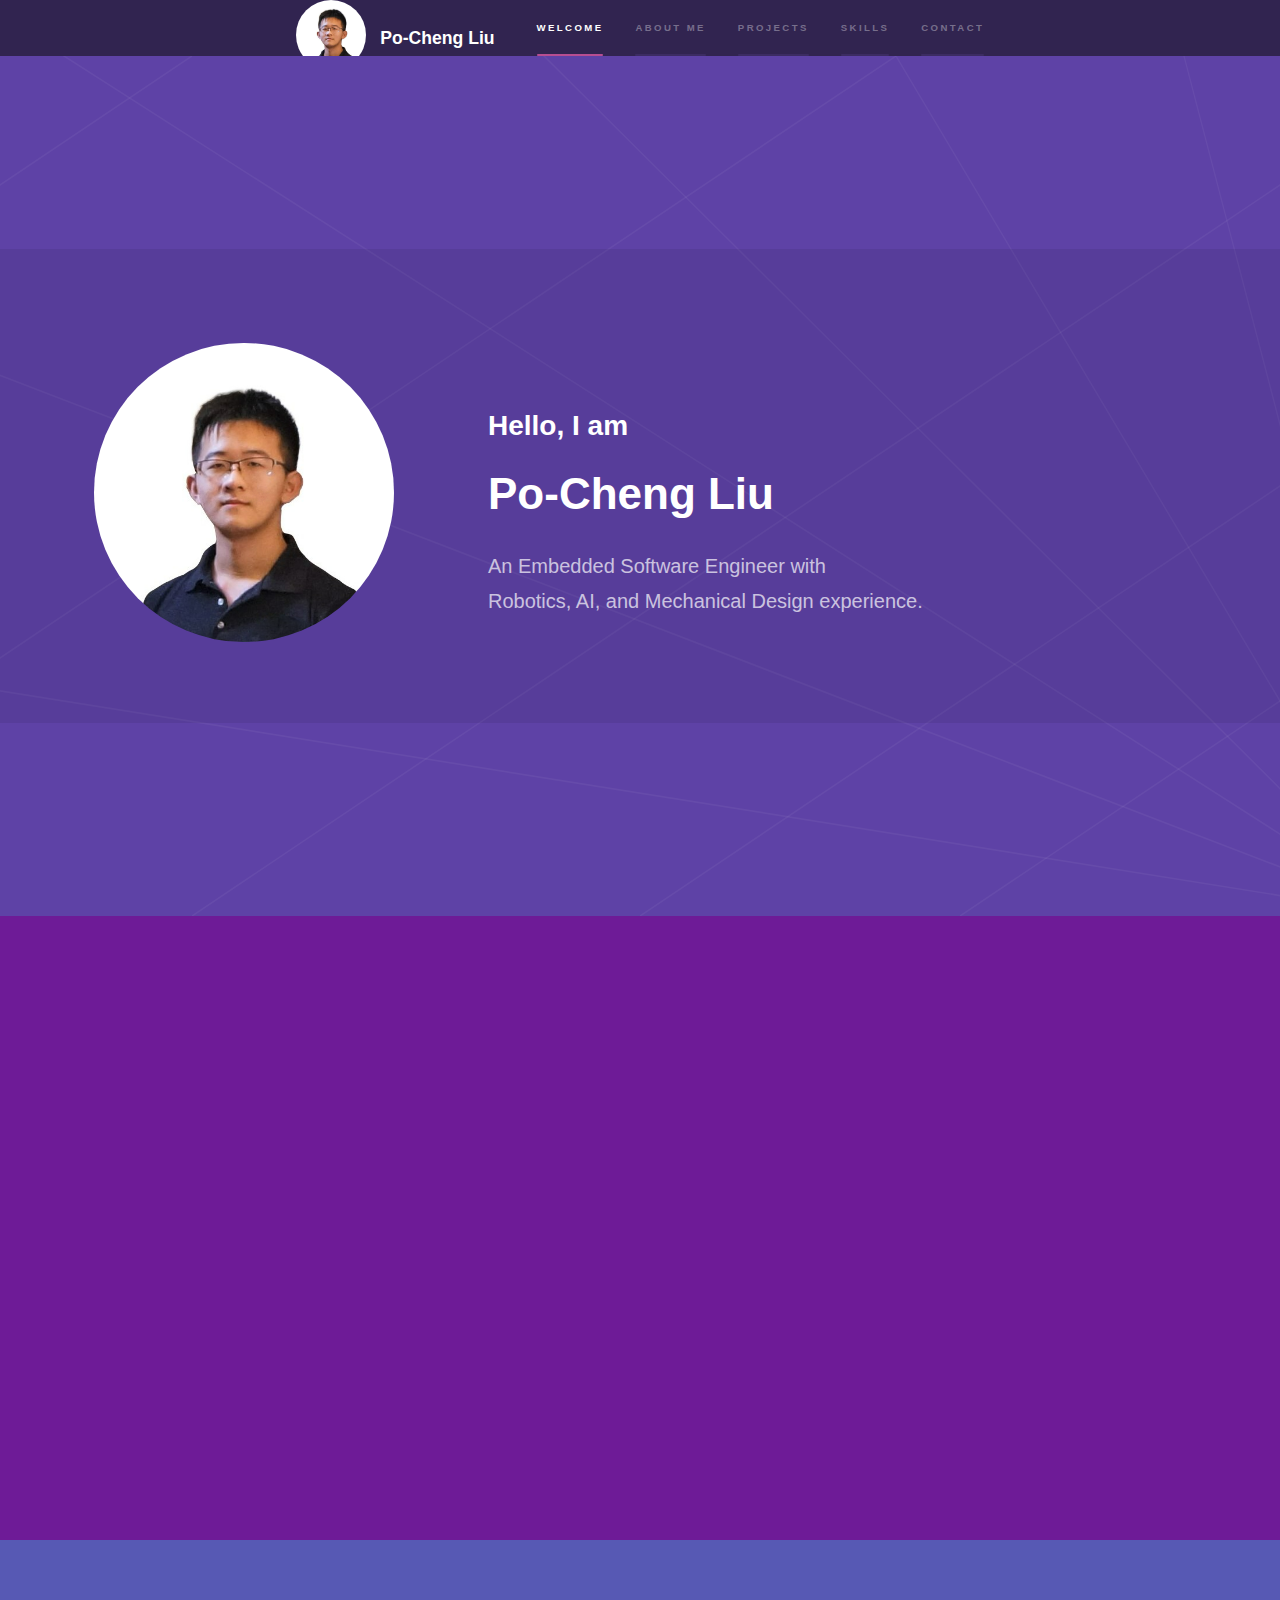
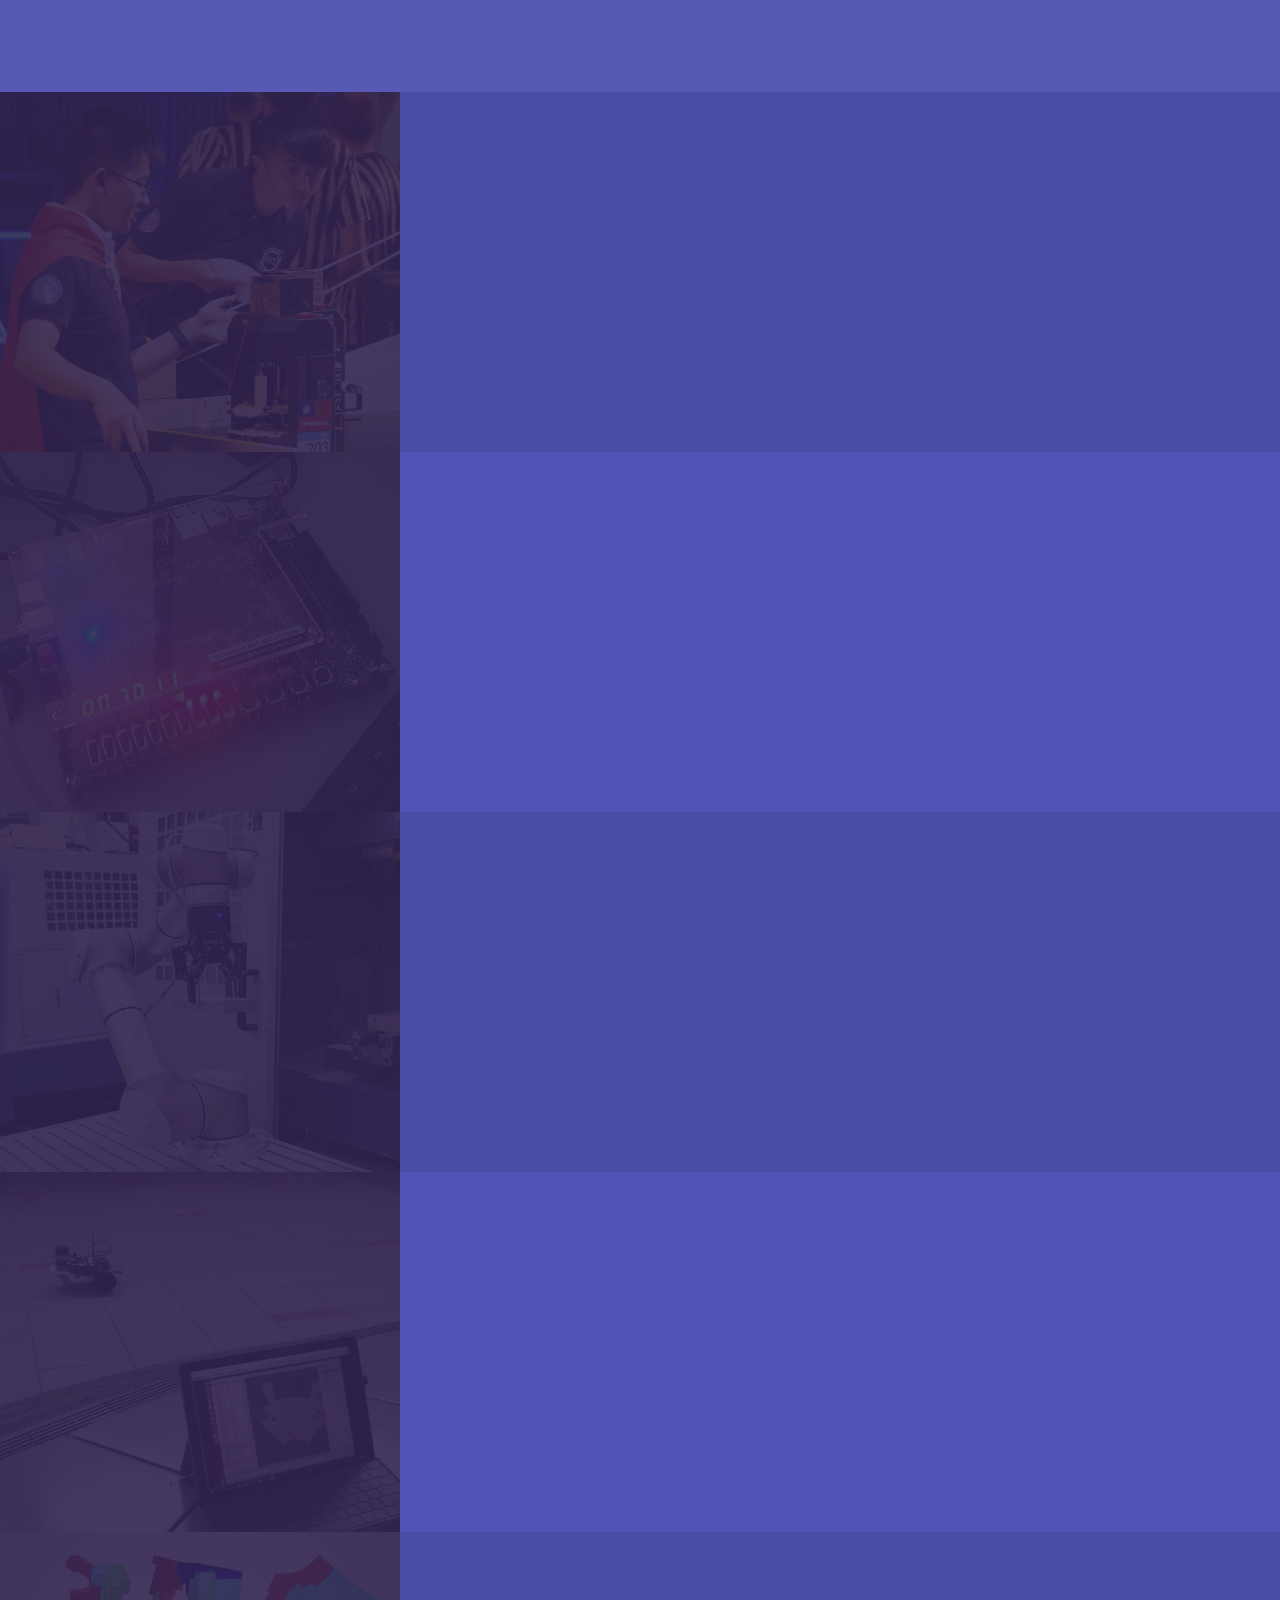
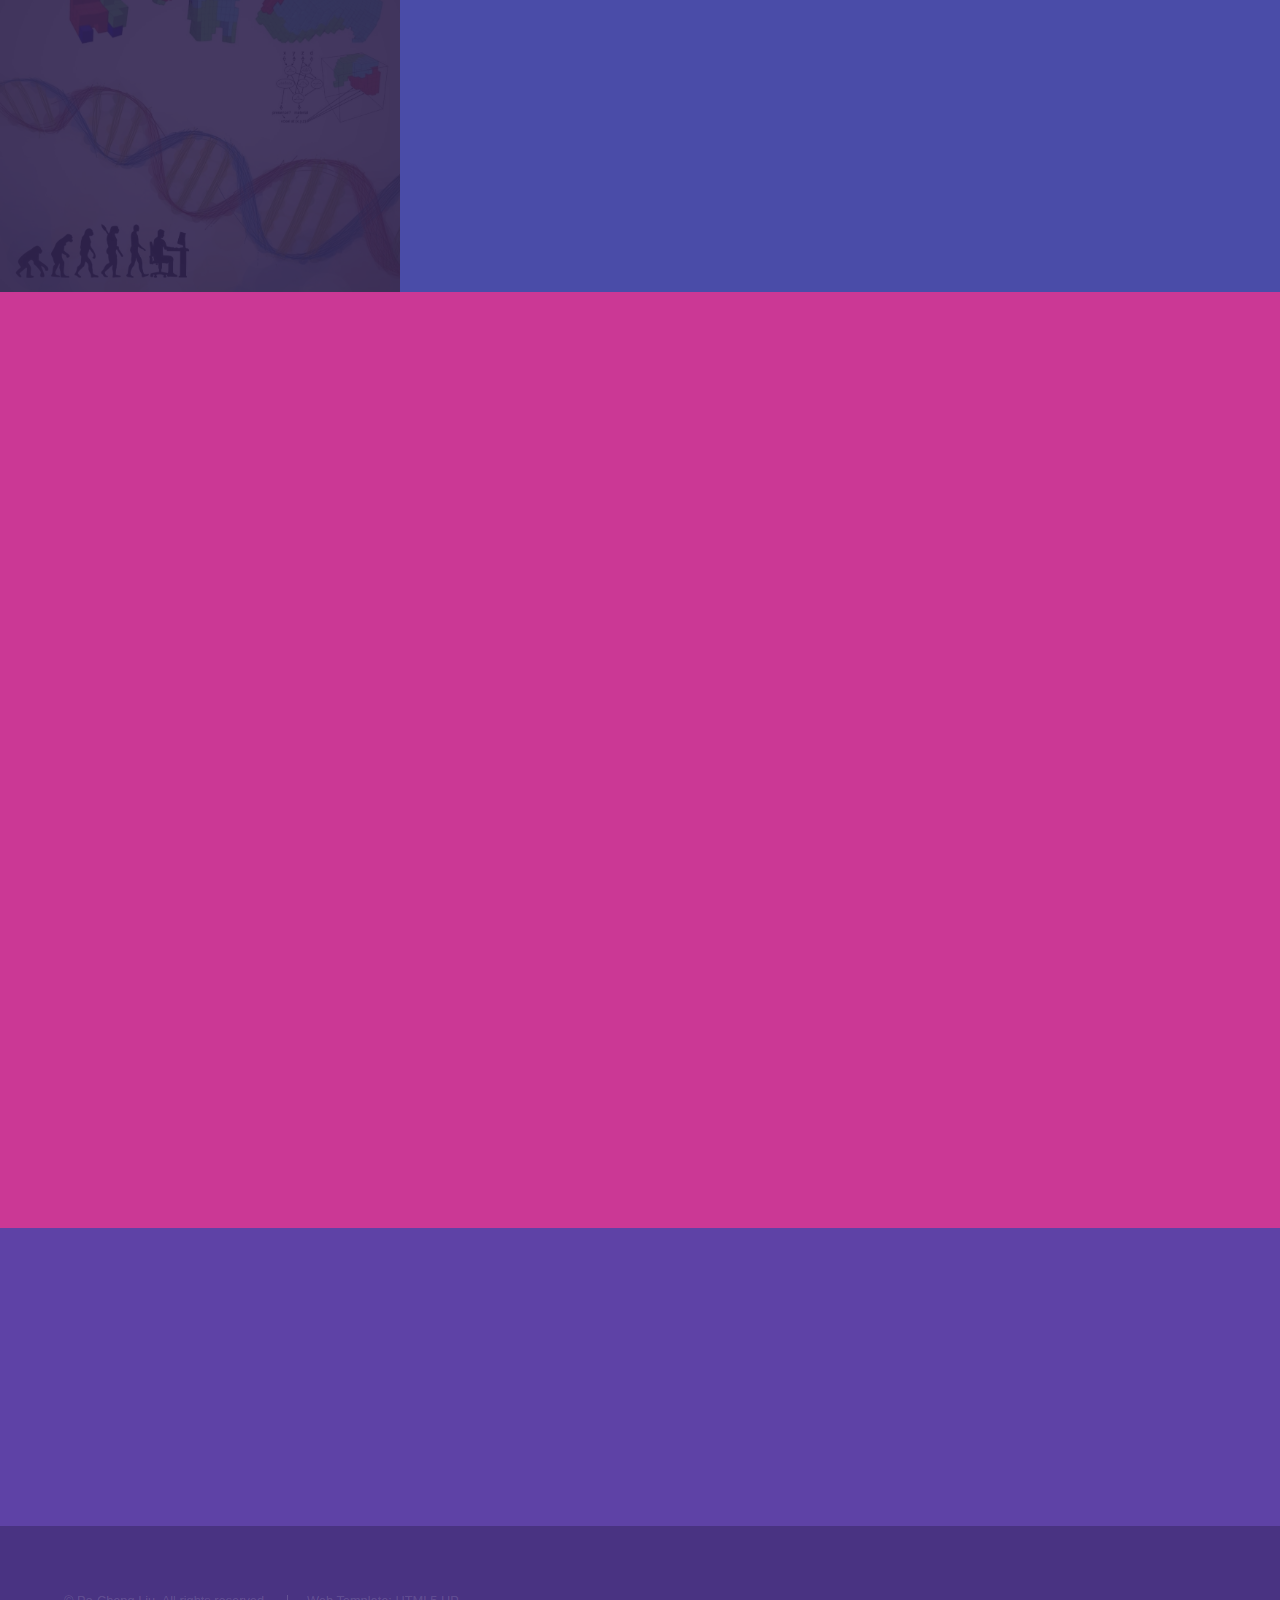
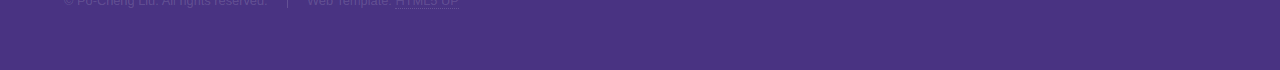
<file: index.html>
<!DOCTYPE HTML>
<html>
	<head>
		<title>Po-Cheng Liu's Portfolio</title>
		<meta charset="utf-8" />
		<meta name="viewport" content="width=device-width, initial-scale=1, user-scalable=no" />
		<link rel="stylesheet" href="assets/css/main.css" />
		<noscript><link rel="stylesheet" href="assets/css/noscript.css" /></noscript>
	</head>
	<body class="is-preload">

		<!-- Sidebar -->
			<section id="sidebar">
				<div class="inner">
					<nav>
						<ul>
							<li>
								<img class="avatar-icon" src="images/avatar-icon.png" alt="" onclick="location='index.html'" />
								<h3 class="name"  onclick="location='index.html'">Po-Cheng Liu</h3>
							</li>
							<li><a href="#intro">Welcome</a></li>
							<li><a href="#edu">About Me</a></li>
							<li><a href="#proj">Projects</a></li>
							<li><a href="#skl">Skills</a></li>
							<li><a href="#cont">Contact</a></li>
						</ul>
					</nav>
				</div>
			</section>

		<!-- Wrapper -->
			<div id="wrapper">

				<!-- Intro -->
					<section id="intro" class="wrapper style-intro fullscreen fade-up spotlights">
						<section class="inner">
							<div>
								<img class="imgavatar" src="images/avatar.png" alt="" data-position="center center" />
							</div>
							<div class="content">
								<br />
								<h2>Hello, I am</h2>
								<h1>Po-Cheng Liu</h1>
								<p>An Embedded Software Engineer with <br />
									Robotics, AI, and Mechanical Design experience.</p>
							</div>
						</section>
					</section>

				<!-- Education -->
					<section id="edu" class="wrapper style-edu fade-up">
						<div class="inner">
							<div class="align">
								<h2>About Me</h2>
								<div>
									<p>
										<span class="img right">
											<a href="https://www.ltts.com/" target="_blank">
												<img class="school-icon" src="images/icon_ltts.jpg" alt="" />
											</a>
										</span>
										<span class="img right">
											<a href="https://www.rockwellautomation.com/" target="_blank">
												<img class="school-icon" src="images/icon_ra.jpg" alt="" />
											</a>
										</span>
										<span class="right">
											<h3>Rockwell Automation | L&T Technology Service</h3>
											Embedded Software Engineer<br />
											2023 - Now<br />
											<br />
										</span>
									</p>
								</div>
								<div>
									<p>
										<span class="img right">
											<a href="https://www.columbia.edu/" target="_blank">
												<img class="school-icon" src="images/icon_columbia.jpg" alt="" />
											</a>
										</span>
										<h3>Columbia University</h3>
										MS in Mechanical Engineering<br />
										2021 - 2022<br />
										<br />
									</p>
								</div>
								<div>
									<p>
										<span class="img right">
											<a href="https://nthu-en.site.nthu.edu.tw/" target="_blank">
												<img class="school-icon" src="images/icon_nthu.jpg" alt="" />
											</a>
										</span>
										<h3>National Tsing Hua University</h3>
										BS in Mechanical Engineering<br />
										2016 - 2020<br />
										<br />
									</p>
								</div>
							</div>
						</div>
					</section>

				<!-- Projects Header -->
					<section id="proj" class="wrapper style-proj-header fade-up">
						<div class="inner">
							<div class="align">
								<h2>Academic Projects</h2>
							</div>
						</div>

						<!-- Projects -->
						<section class="wrapper style-proj spotlights">

							<!-- proj-eu -->
							<section id="proj-eu">
								<a href="proj-eu.html" class="image"><img src="images/eu-cover.jpg" alt="" data-position="center center" /></a>
								<div class="content">
									<div class="inner">
										<h2><a href="proj-eu.html">Eurobot Competition</a></h2>
										<p>Built autonomous mobile robots and won the international competition.</p>
										<ul class="actions">
											<li><a href="proj-eu.html" class="button">Know more</a></li>
										</ul>
									</div>
								</div>
							</section>

							<!-- proj-em -->
							<section id="proj-em">
								<a href="proj-em.html" class="image"><img src="images/em-cover.jpg" alt="" data-position="bottom center" /></a>
								<div class="content">
									<div class="inner">
										<h2><a href="proj-em.html">Embedded System</a></h2>
										<p>Made a video game on SoC using both hardware and software.</p>
										<ul class="actions">
											<li><a href="proj-em.html" class="button">Know more</a></li>
										</ul>
									</div>
								</div>
							</section>

							<!-- proj-rl -->
							<section id="proj-rl">
								<a href="proj-rl.html" class="image"><img src="images/rl-cover.jpg" alt="" data-position="center center" /></a>
								<div class="content">
									<div class="inner">
										<h2><a href="proj-rl.html">Robot Learning</a></h2>
										<p>Neural Networks can be used in a variety of ways to control 
											a robot arm.</p>
										<ul class="actions">
											<li><a href="proj-rl.html" class="button">Know more</a></li>
										</ul>
									</div>
								</div>
							</section>

							<!-- proj-lc -->
							<section id="proj-lc">
								<a href="proj-lc.html" class="image"><img src="images/lc-cover.jpg" alt="" data-position="center center" /></a>
								<div class="content">
									<div class="inner">
										<h2><a href="proj-lc.html">Adaptive Monte Carlo Localization</a></h2>
										<p>Utilized particle filter and LiDAR to recover from 
											localization failure.</p>
										<ul class="actions">
											<li><a href="proj-lc.html" class="button">Know more</a></li>
										</ul>
									</div>
								</div>
							</section>

							<!-- proj-ea -->
							<section id="proj-ea">
								<a href="proj-ea.html" class="image"><img src="images/ea-cover.jpg" alt="" data-position="bottom center" /></a>
								<div class="content">
									<div class="inner">
										<h2><a href="proj-ea.html">Evolutionary Algorithm</a></h2>
										<p> Evolved walking robots and equations in the same way 
											that creatures do.</p>
										<ul class="actions">
											<li><a href="proj-ea.html" class="button">Know More</a></li>
										</ul>
									</div>
								</div>
							</section>

							<!-- proj-?
							<section id="proj-?">
								<a href="proj-?.html" class="image"><img src="images/pic02.jpg" alt="" data-position="top center" /></a>
								<div class="content">
									<div class="inner">
										<h2><a href="proj-?.html">Title</a></h2>
										<p>context</p>
										<ul class="actions">
											<li><a href="proj-?.html" class="button">Know more</a></li>
										</ul>
									</div>
								</div>
							</section>
 -->
						</section>
					</section>

				<!-- Skills -->
					<section id="skl" class="wrapper style-skl fade-up">
						<div class="inner">
							<div class="align">
								<h2>Skills</h2>
								<p></p>
								<div class="features">
									<section>
										<span class="icon solid major fa-code"></span>
										<h5>Programing Language</h5>
										<h3>C, C++, Python, Matlab, SQL, SystemVerilog</h3>
										<p></p>
									</section>
									<section>
										<span class="icon solid major fa-desktop"></span>
										<h5>RTOS & Embedded System</h5>
										<h3>STM32, Intel Quartus, Arduino</h3>
										<p></p>
									</section>
									<section>
										<span class="icon solid major fa-robot"></span>
										<h5>Mobile Robot</h5>
										<h3>ROS2, Gazebo, Rviz, Model Predictive Control</h3>
										<p></p>
									</section>
									<section>
										<span class="icon solid major fa-sitemap"></span>
										<h5>Parallel Programing</h5>
										<h3>CUDA, OpenCL, OpenGL</h3>
										<p></p>
									</section>
									<section>
										<span class="icon solid major fa-crosshairs"></span>
										<h5>Robot Localization</h5>
										<h3>LiDAR, IMU, Sensor Fusion, Visual Object Tracking</h3>
										<p></p>
									</section>
									<section>
										<span class="icon solid major fa-bezier-curve"></span>
										<h5>Machine Learning</h5>
										<h3>Pytorch, sklearn, TensorFlow</h3>
										<p></p>
									</section>
									<section>
										<span class="icon solid major fa-wrench"></span>
										<h5>Mechanical Design & Manufacture</h5>
										<h3>AutoCAD, Autodesk Inventor, Altium Designer</h3>
										<p></p>
									</section>
									<section>
										<span class="icon solid major fa-wave-square"></span>
										<h5>Signal Processing</h5>
										<h3>System Identification, Simulink</h3>
										<p></p>
									</section>
								</div>
							</div>
						</div>
					</section>

				<!-- Contact -->
					<section id="cont" class="wrapper style-cont fade-up">
						<div class="inner">
							<div class="align">
								<h2>Contact</h2>
								<section>
									<p>
										<ul class="contact">
											<li>
												&#9993	
												<h3 class="contect-method">Email</h3>
												<p class="contact-info">PL2812@columbia.edu</p>
											</li>
										<!-- 
											<li>
												<i class="fa fa-phone"></i>
												<h3 class="contect-method">Phone</h3>
												<span class="contact-info">(000) 000-0000</span>
											</li>
										-->
											<li>
												<a href="https://www.linkedin.com/in/po-cheng-liu/" target="_blank" class="icon brands fa-linkedin-in"></a>
												<h3 class="contect-method">LinkedIn</h3>
												<a href="https://www.linkedin.com/in/po-cheng-liu/" target="_blank" class="contact-info">linkedin.com/in/po-cheng-liu/</a>
											</li>
										</ul>
									</p>
								</section>
							</div>
						</div>
					</section>

			</div>

		<!-- Footer -->
			<footer id="footer" class="wrapper style1-alt">
				<div class="inner">
					<ul class="menu">
						<li>&copy; Po-Cheng Liu. All rights reserved.</li><li>Web Template: <a href="http://html5up.net">HTML5 UP</a></li>
					</ul>
				</div>
			</footer>

		<!-- Scripts -->
			<script src="assets/js/jquery.min.js"></script>
			<script src="assets/js/jquery.scrollex.min.js"></script>
			<script src="assets/js/jquery.scrolly.min.js"></script>
			<script src="assets/js/browser.min.js"></script>
			<script src="assets/js/breakpoints.min.js"></script>
			<script src="assets/js/util.js"></script>
			<script src="assets/js/main.js"></script>

	</body>
</html>
</file>
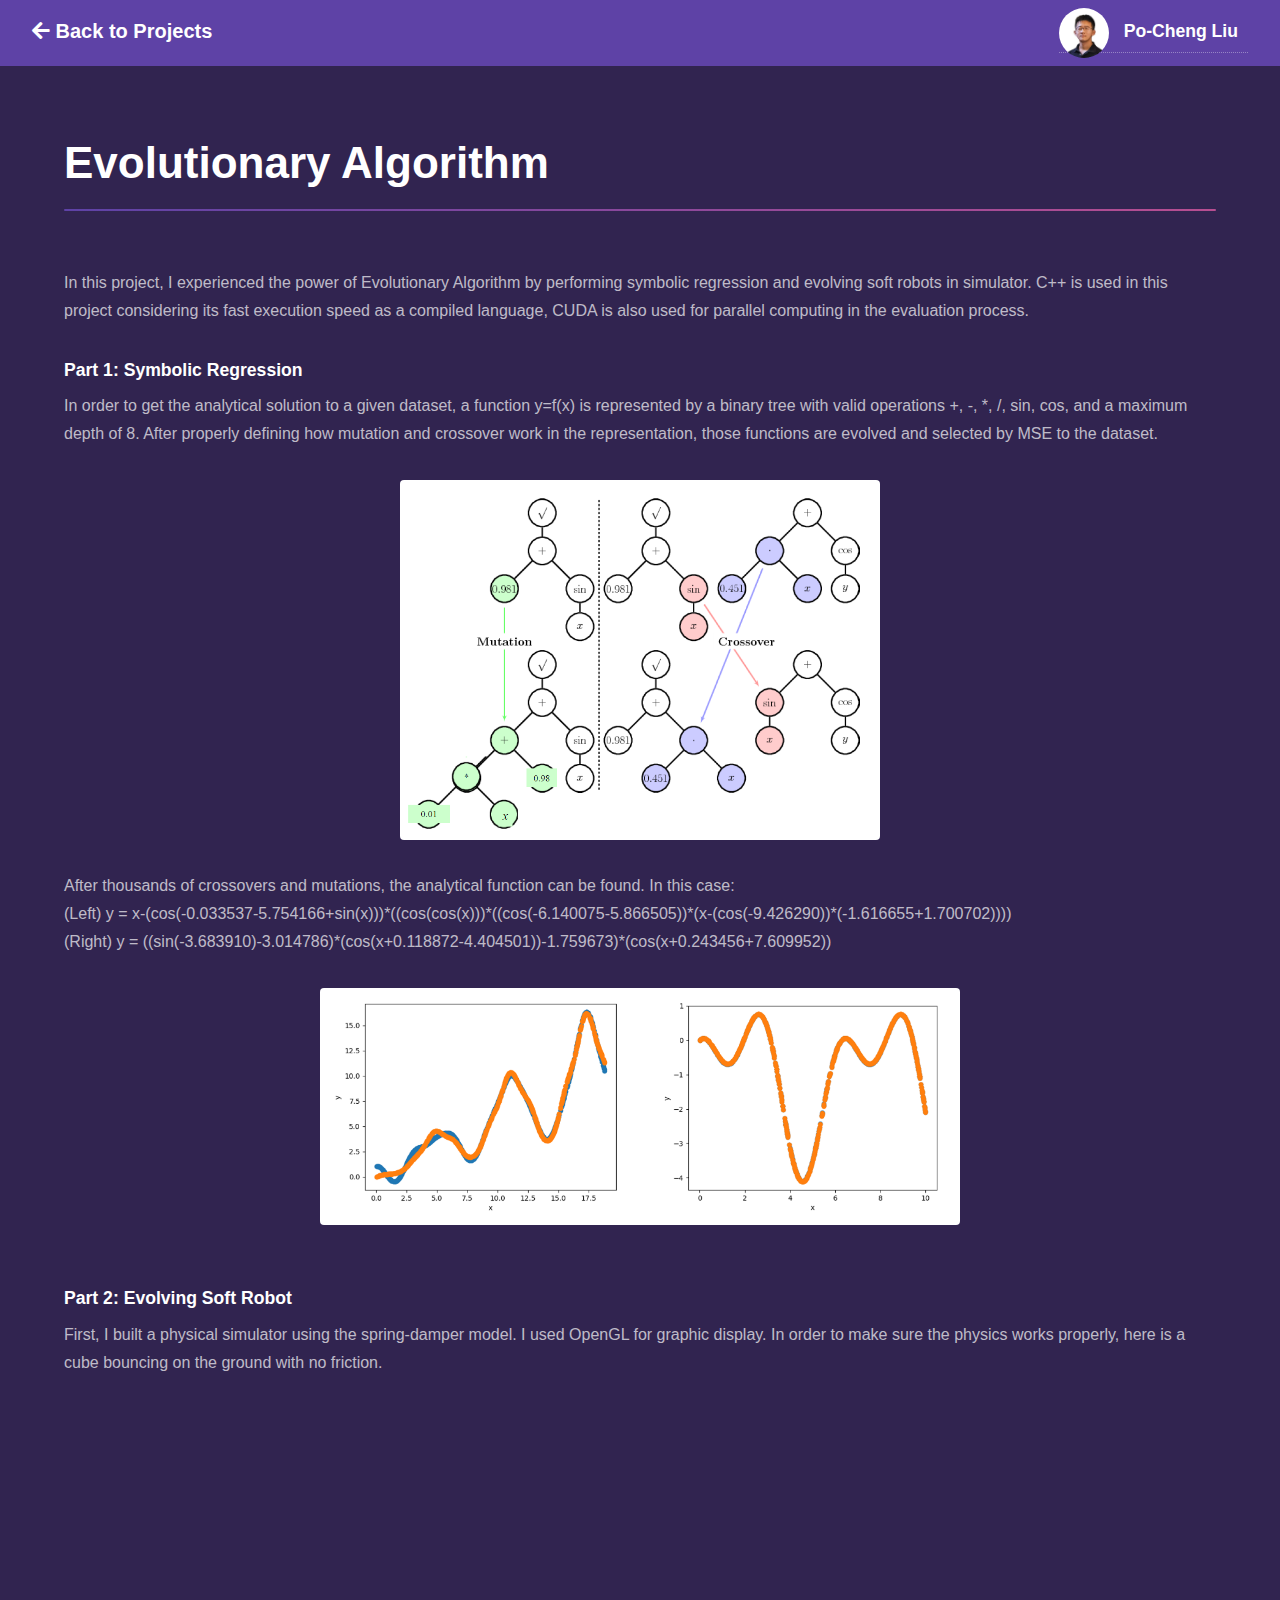
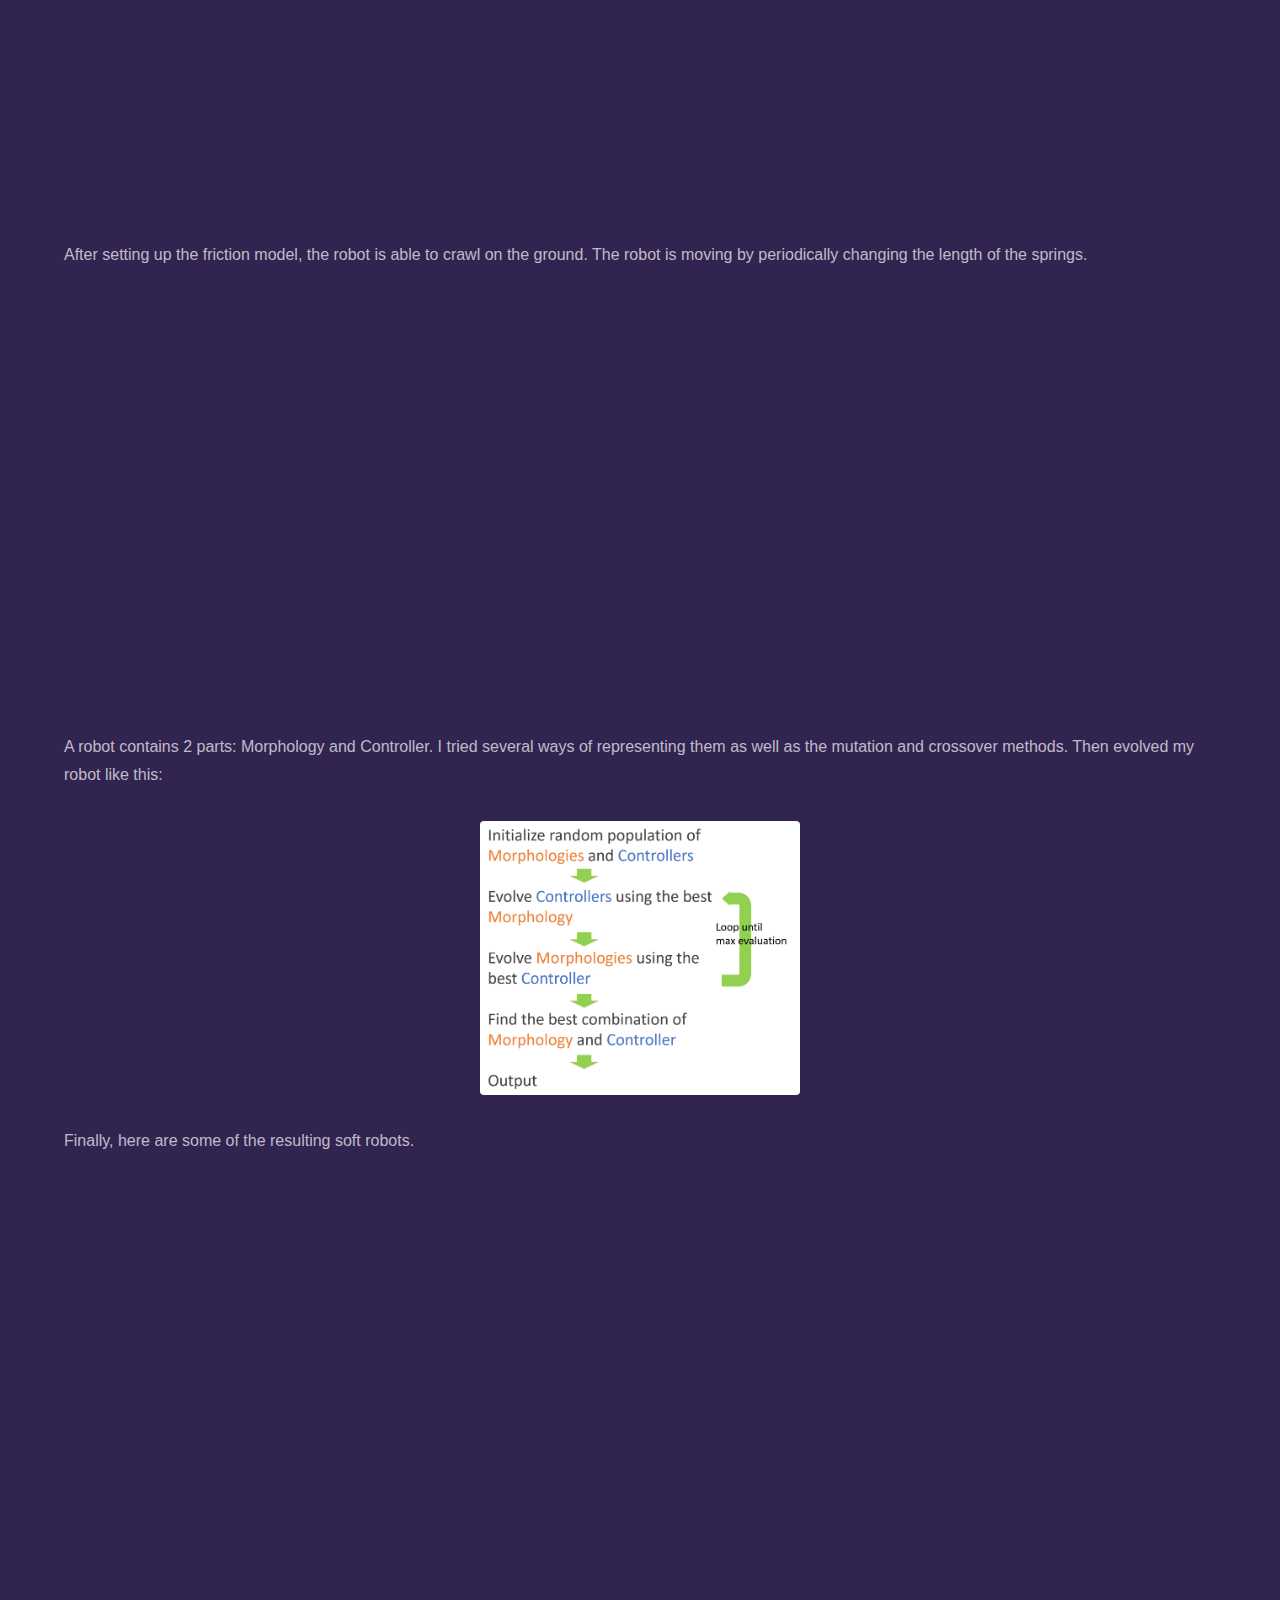
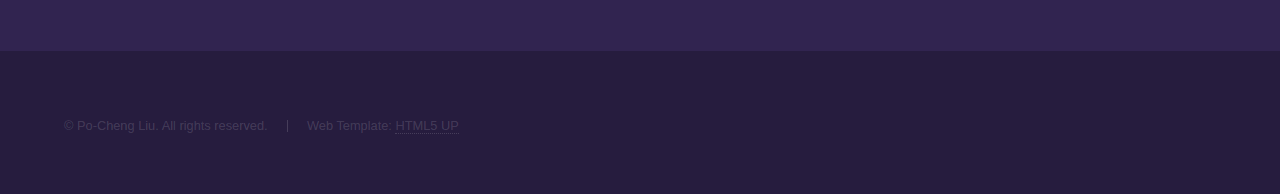
<file: proj-ea.html>
<!DOCTYPE HTML>
<html>
	<head>
		<title>Po-Cheng Liu's Portfolio</title>
		<meta charset="utf-8" />
		<meta name="viewport" content="width=device-width, initial-scale=1, user-scalable=no" />
		<link rel="stylesheet" href="assets/css/main.css" />
		<noscript><link rel="stylesheet" href="assets/css/noscript.css" /></noscript>
	</head>
	<body class="is-preload">

		<!-- Header -->
			<header id="header">
				<a href="index.html#proj-ea" class="title icon solid fa-arrow-left"> Back to Projects</a>
				<nav>
					<a href="index.html">
						<img class="avatar-small" src="images/avatar-icon.png" alt="" />
						<h3 class="name-small">Po-Cheng Liu</h3>
					</a>
				</nav>
			</header>

		<!-- Wrapper -->
			<div id="wrapper">

				<!-- Main -->
					<section id="main" class="wrapper">
						<div class="inner">
							<h1 class="major">Evolutionary Algorithm</h1>
							<p>In this project, I experienced the power of Evolutionary Algorithm 
								by performing symbolic regression and evolving soft robots in simulator. 
								C++ is used in this project considering its fast execution speed 
								as a compiled language, CUDA is also used for parallel computing 
								in the evaluation process.</p>
								
							<h3>Part 1: Symbolic Regression</h3>
							<p>In order to get the analytical solution to a given dataset, 
								a function y=f(x) is represented by a binary tree with valid operations
								 +, -, *, /, sin, cos, and a maximum depth of 8. After properly defining
								how mutation and crossover work in the representation, those functions
								are evolved and selected by MSE to the dataset.</p>
							<span class="image medium"><img src="images/ea-p1.png" alt="" /></span>
							<p>After thousands of crossovers and mutations, the analytical function can be 
								found. In this case: 
							<br />(Left) y = x-(cos(-0.033537-5.754166+sin(x)))*((cos(cos(x)))*((cos(-6.140075-5.866505))*(x-(cos(-9.426290))*(-1.616655+1.700702))))
							<br />(Right) y = ((sin(-3.683910)-3.014786)*(cos(x+0.118872-4.404501))-1.759673)*(cos(x+0.243456+7.609952))
							</p>
							<span class="image large"><img src="images/ea-p2.png" alt="" /></span>
							
							<br /><h3>Part 2: Evolving Soft Robot</h3>
							<p>First, I built a physical simulator using the spring-damper model. 
								I used OpenGL for graphic display. In order to make sure the physics 
								works properly, here is a cube bouncing on the ground with no friction.</p>
							<iframe class="youtube square" src="https://youtube.com/embed/UwocOmfGpjc"></iframe>
							<p>After setting up the friction model, the robot is able to crawl on 
								the ground. The robot is moving by periodically changing the length 
								of the springs.</p>
							<iframe class="youtube square" src="https://youtube.com/embed/sbrwVSPhhYo"></iframe>
							<p>A robot contains 2 parts: Morphology and Controller. I tried several ways
								 of representing them as well as the mutation and crossover methods. Then
								evolved my robot like this:</p>
							<span class="image small"><img src="images/ea-p3.png" alt="" /></span>
							<p>Finally, here are some of the resulting soft robots.</p>
							<iframe class="youtube square" src="https://youtube.com/embed/D05Jh8fPCrM"></iframe>
							
						</div>
					</section>

			</div>

		<!-- Footer -->
			<footer id="footer" class="wrapper alt">
				<div class="inner">
					<ul class="menu">
						<li>&copy; Po-Cheng Liu. All rights reserved.</li><li>Web Template: <a href="http://html5up.net">HTML5 UP</a></li>
					</ul>
				</div>
			</footer>

		<!-- Scripts -->
			<script src="assets/js/jquery.min.js"></script>
			<script src="assets/js/jquery.scrollex.min.js"></script>
			<script src="assets/js/jquery.scrolly.min.js"></script>
			<script src="assets/js/browser.min.js"></script>
			<script src="assets/js/breakpoints.min.js"></script>
			<script src="assets/js/util.js"></script>
			<script src="assets/js/main.js"></script>

	</body>
</html>
</file>
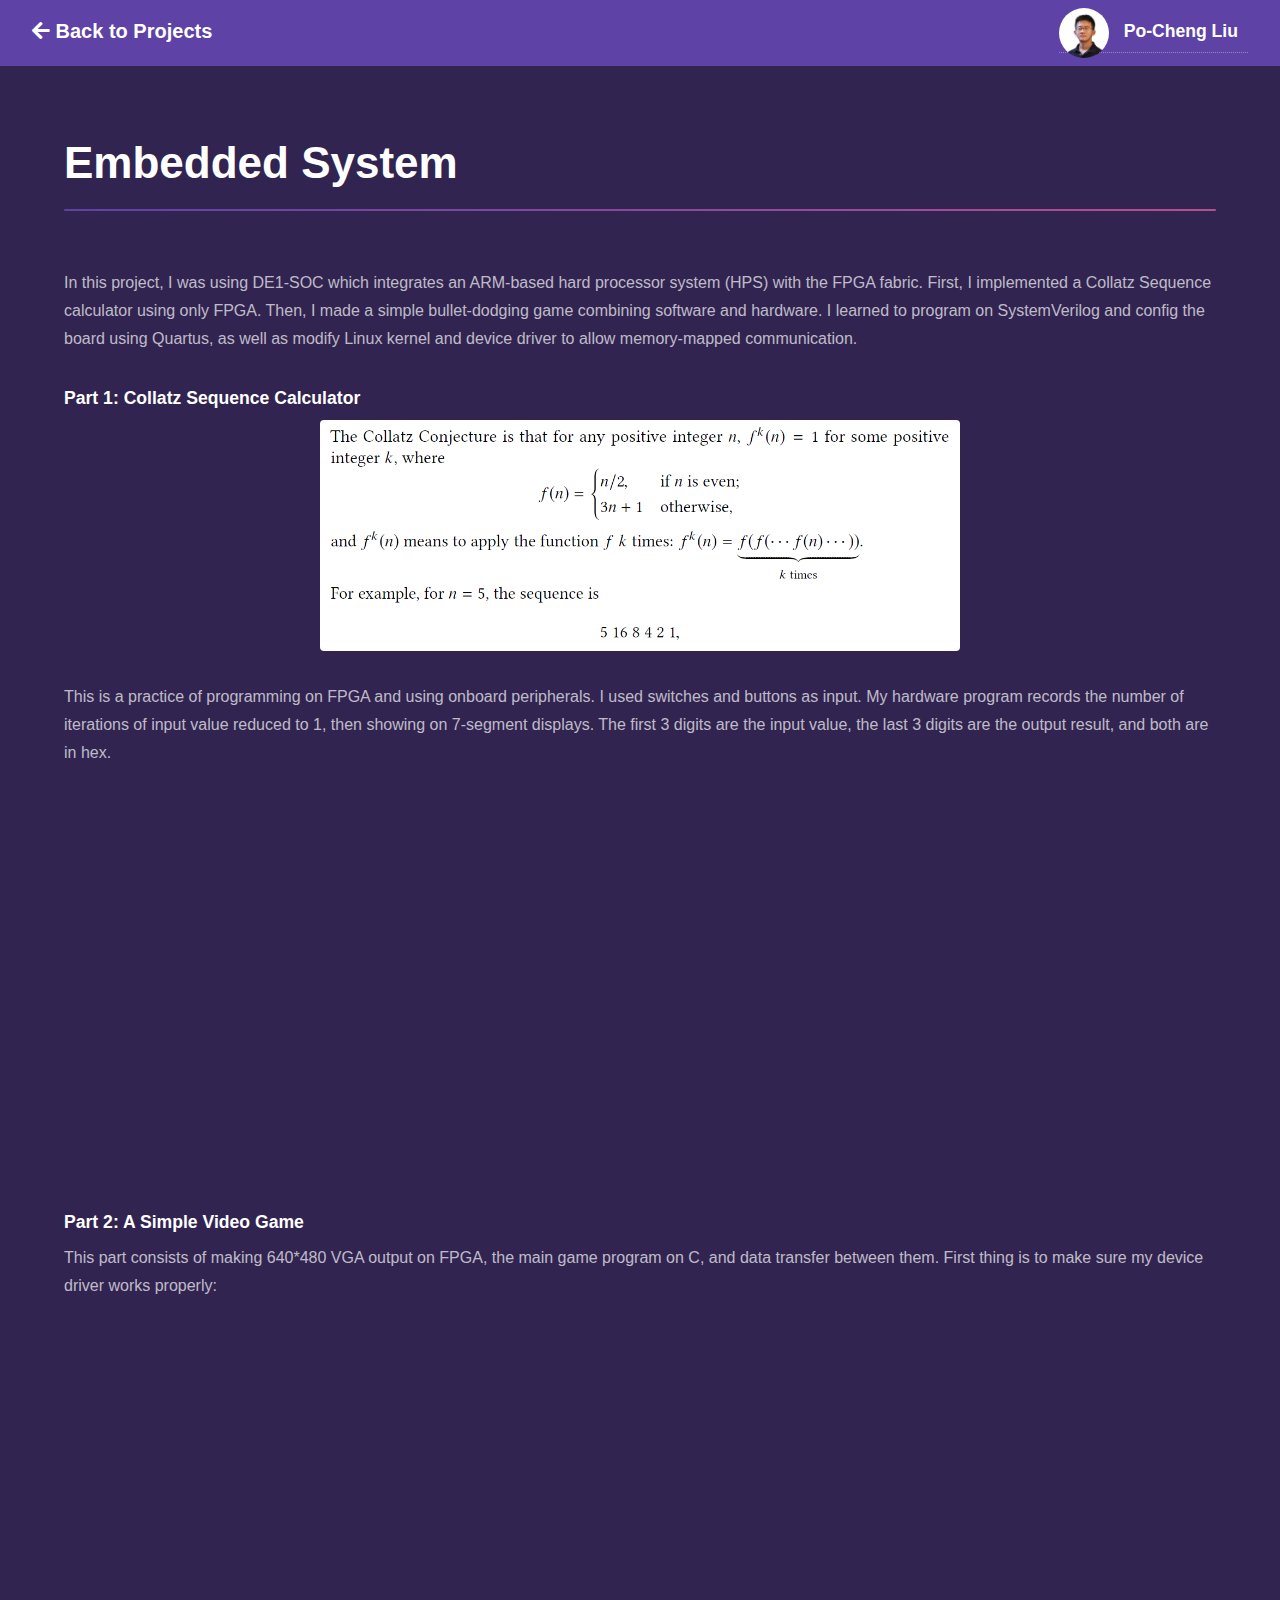
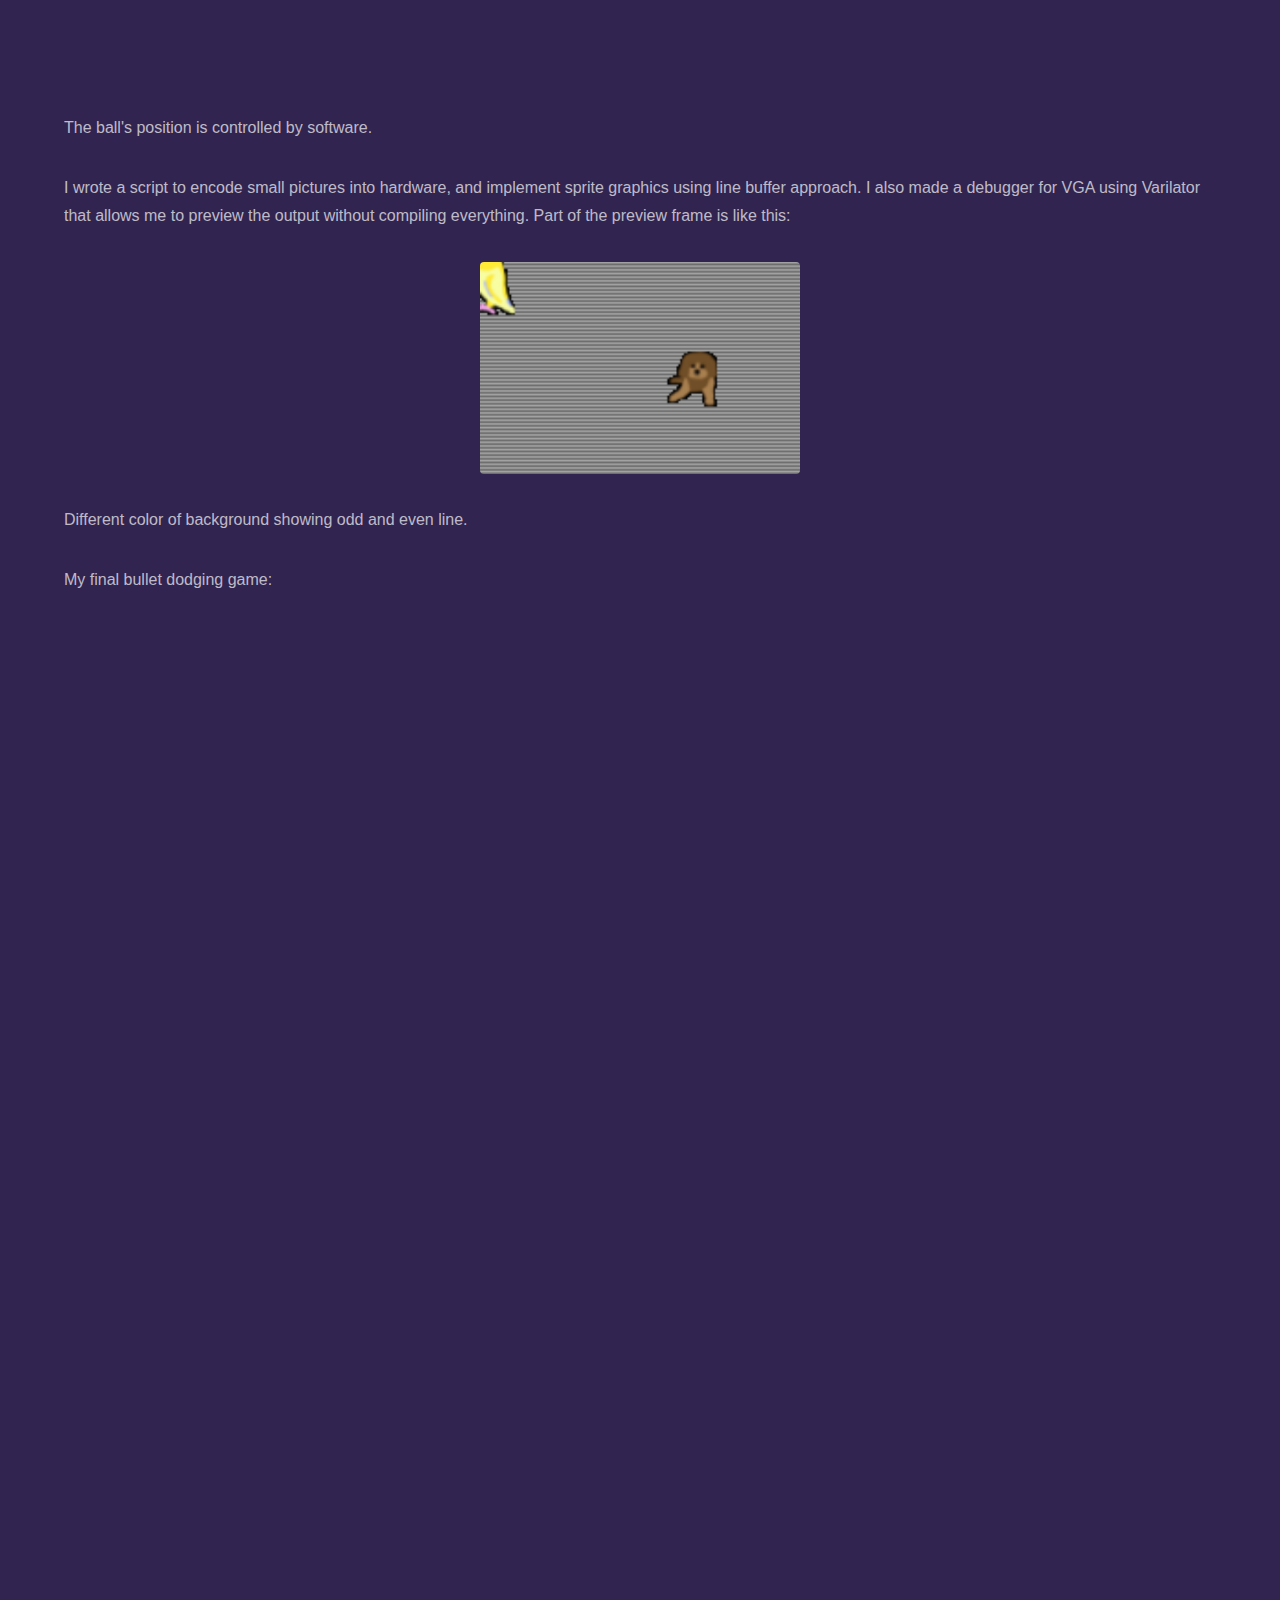
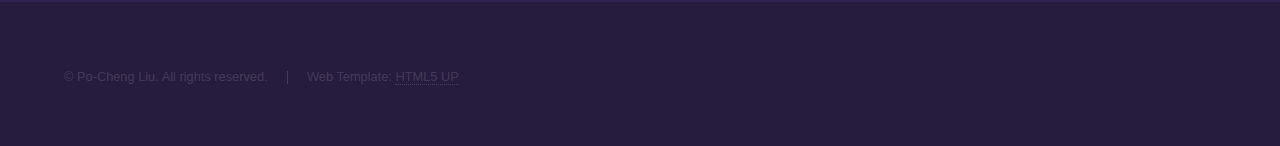
<file: proj-em.html>
<!DOCTYPE HTML>
<html>
	<head>
		<title>Po-Cheng Liu's Portfolio</title>
		<meta charset="utf-8" />
		<meta name="viewport" content="width=device-width, initial-scale=1, user-scalable=no" />
		<link rel="stylesheet" href="assets/css/main.css" />
		<noscript><link rel="stylesheet" href="assets/css/noscript.css" /></noscript>
	</head>
	<body class="is-preload">

		<!-- Header -->
			<header id="header">
				<a href="index.html#proj-em" class="title icon solid fa-arrow-left"> Back to Projects</a>
				<nav>
					<a href="index.html">
						<img class="avatar-small" src="images/avatar-icon.png" alt="" />
						<h3 class="name-small">Po-Cheng Liu</h3>
					</a>
				</nav>
			</header>

		<!-- Wrapper -->
			<div id="wrapper">

				<!-- Main -->
					<section id="main" class="wrapper">
						<div class="inner">
							<h1 class="major">Embedded System</h1>
							<p>In this project, I was using DE1-SOC which integrates an ARM-based hard 
								processor system (HPS) with the FPGA fabric. First, I implemented a 
								Collatz Sequence calculator using only FPGA. Then, I made a simple 
								bullet-dodging game combining software and hardware. I learned to program 
								on SystemVerilog and config the board using Quartus, as well as modify 
								Linux kernel and device driver to allow memory-mapped communication.</p>

							<h3>Part 1: Collatz Sequence Calculator</h3>
							<span class="image large"><img src="images/em-p1.png" alt="" /></span>
							<p>This is a practice of programming on FPGA and using onboard peripherals. 
								I used switches and buttons as input. My hardware program records the 
								number of iterations of input value reduced to 1, then showing on 7-segment 
								displays. The first 3 digits are the input value, the last 3 digits are 
								the output result, and both are in hex.</p>
							<iframe class="youtube wide" src="https://youtube.com/embed/gC4UI_3huhw"></iframe>
							
							<br /><h3>Part 2: A Simple Video Game</h3>
							<p>This part consists of making 640*480 VGA output on FPGA, the main game 
								program on C, and data transfer between them. First thing is to make 
								sure my device driver works properly: </p>
							<iframe class="youtube wide" src="https://youtube.com/embed/v92GVHIdEv0"></iframe>
							<p>The ball's position is controlled by software.</p>
							<p>I wrote a script to encode small pictures into hardware, and implement 
								sprite graphics using line buffer approach. I also made a debugger for 
								VGA using Varilator that allows me to preview the output without compiling 
								everything. Part of the preview frame is like this:</p>
							<span class="image small"><img src="images/em-p2.png" alt="" /></span>
							<p>Different color of background showing odd and even line.</p>
							<p>My final bullet dodging game:</p>
							<iframe class="youtube exhigh" src="https://youtube.com/embed/Hc9uuXJpLI4"></iframe>
							<iframe class="youtube wide" src="https://youtube.com/embed/rHOHs6-u_Xc"></iframe>
							
						</div>
					</section>

			</div>

		<!-- Footer -->
			<footer id="footer" class="wrapper alt">
				<div class="inner">
					<ul class="menu">
						<li>&copy; Po-Cheng Liu. All rights reserved.</li><li>Web Template: <a href="http://html5up.net">HTML5 UP</a></li>
					</ul>
				</div>
			</footer>

		<!-- Scripts -->
			<script src="assets/js/jquery.min.js"></script>
			<script src="assets/js/jquery.scrollex.min.js"></script>
			<script src="assets/js/jquery.scrolly.min.js"></script>
			<script src="assets/js/browser.min.js"></script>
			<script src="assets/js/breakpoints.min.js"></script>
			<script src="assets/js/util.js"></script>
			<script src="assets/js/main.js"></script>

	</body>
</html>
</file>
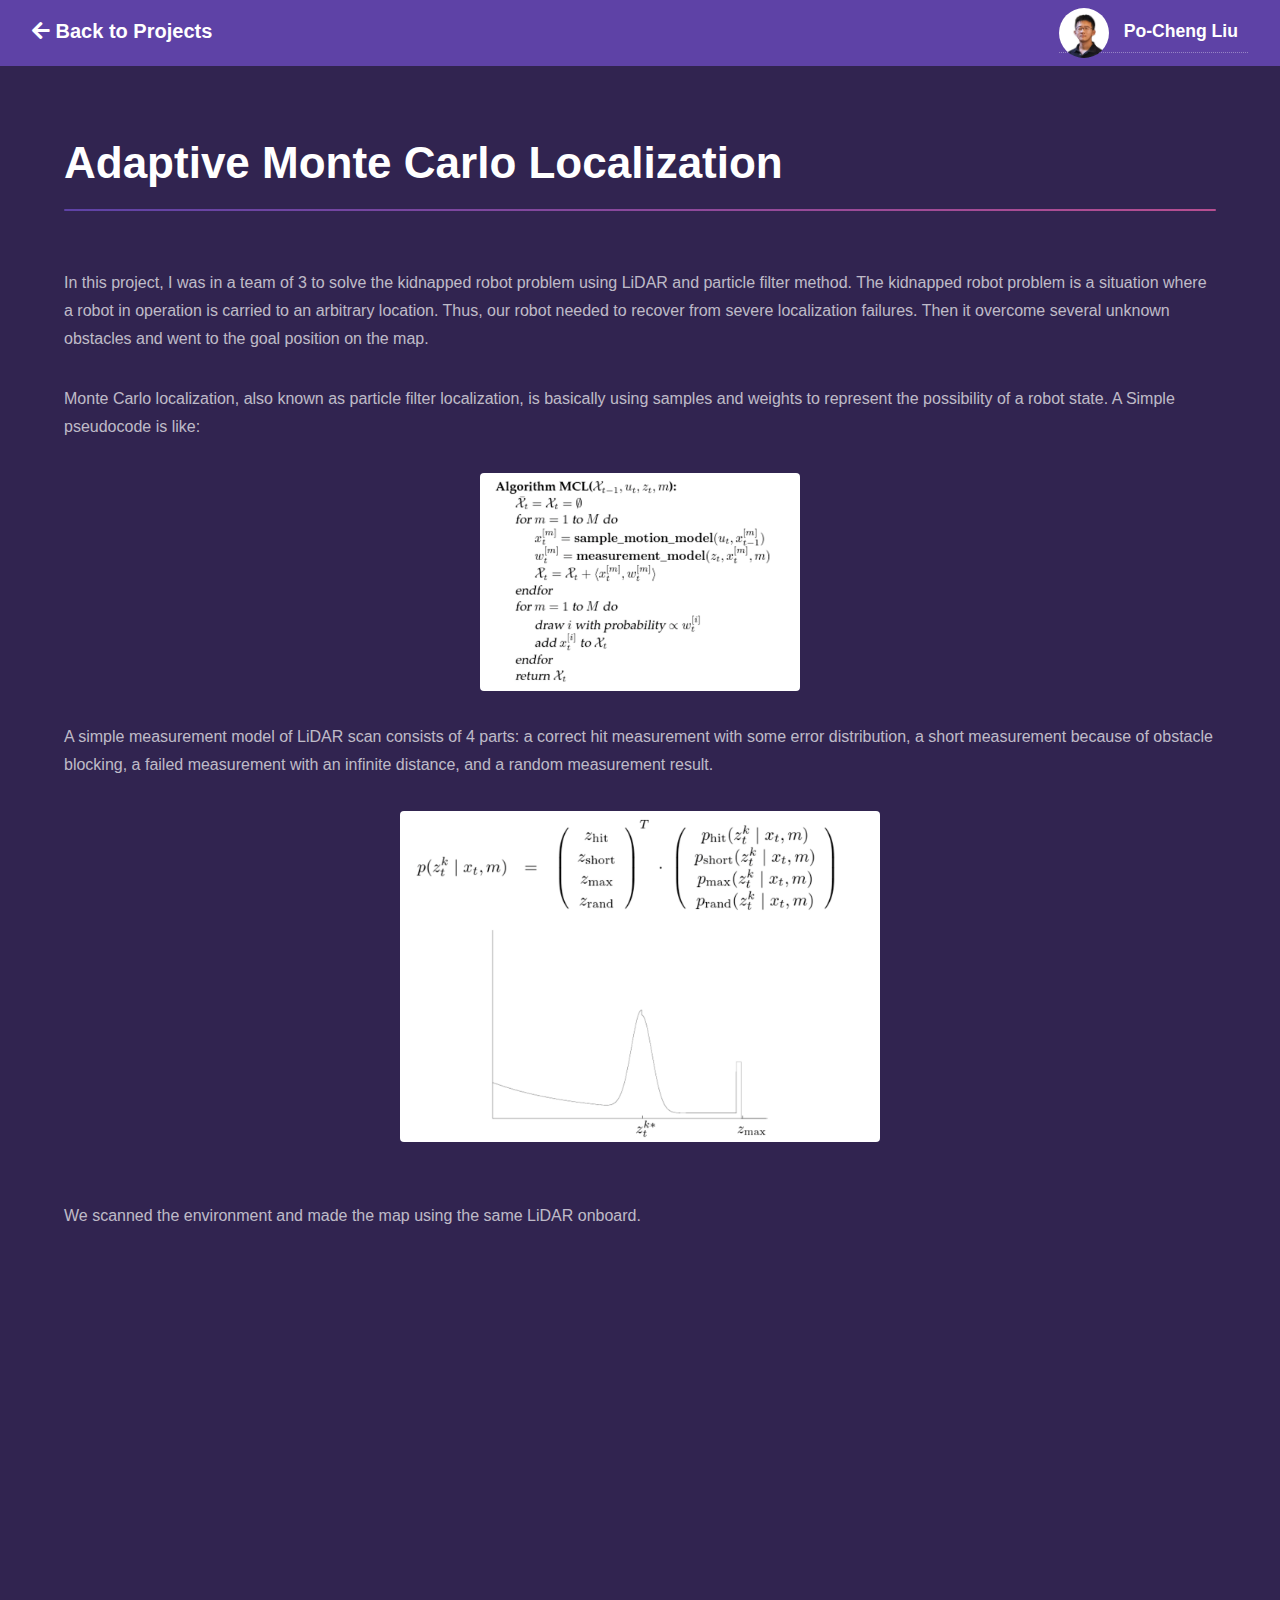
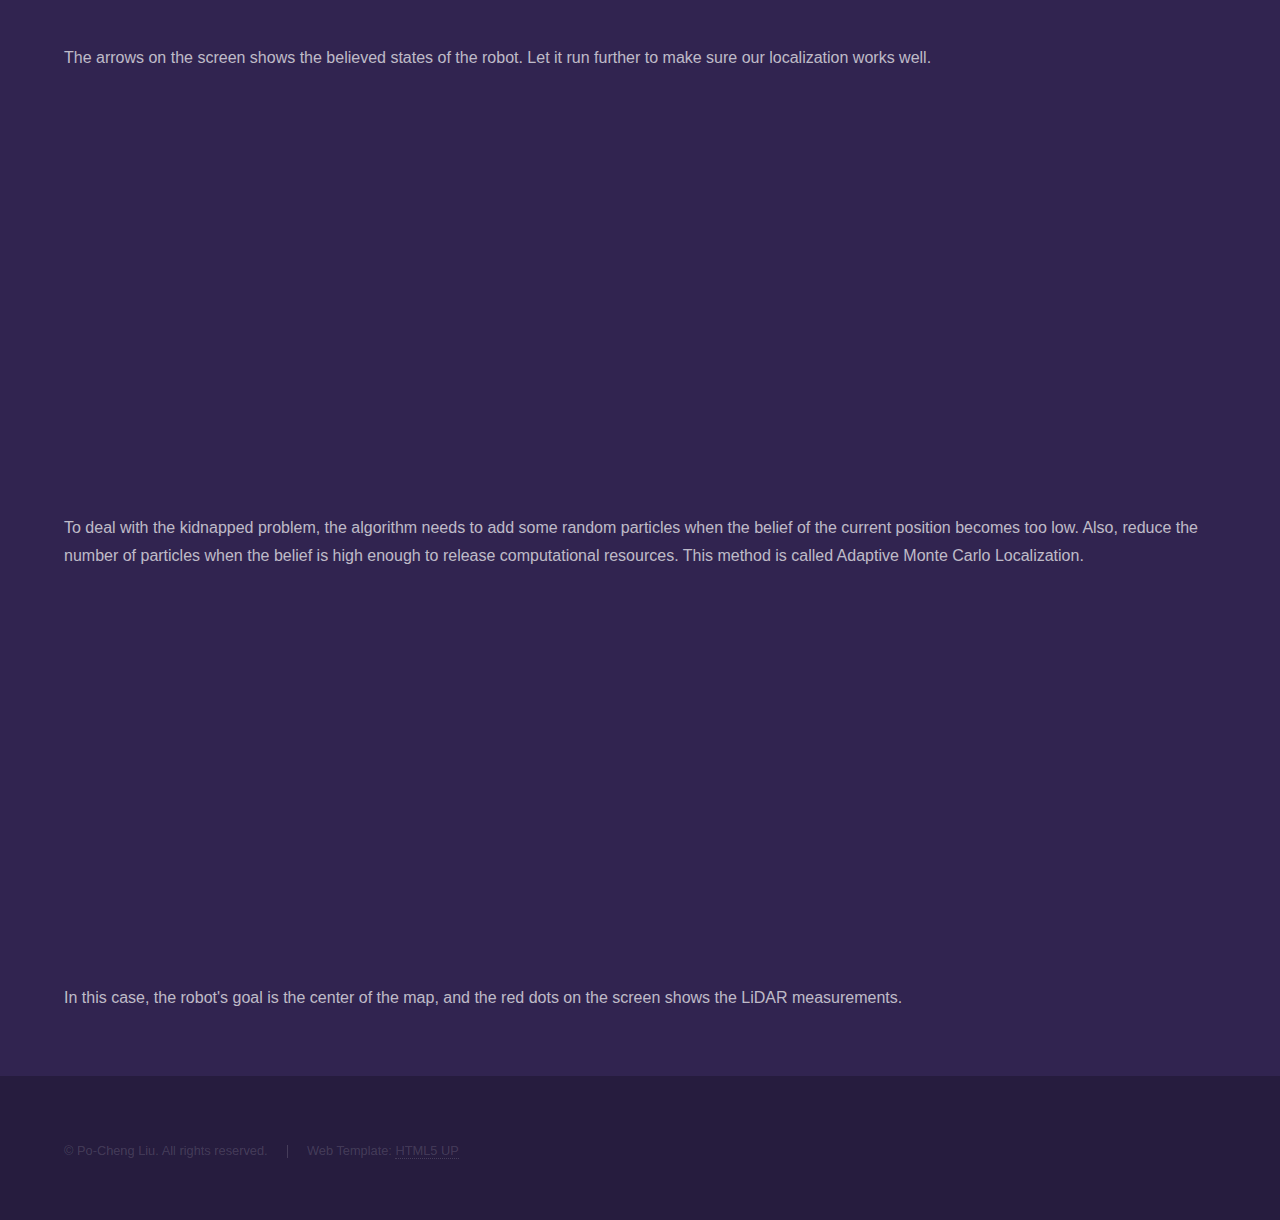
<file: proj-lc.html>
<!DOCTYPE HTML>
<html>
	<head>
		<title>Po-Cheng Liu's Portfolio</title>
		<meta charset="utf-8" />
		<meta name="viewport" content="width=device-width, initial-scale=1, user-scalable=no" />
		<link rel="stylesheet" href="assets/css/main.css" />
		<noscript><link rel="stylesheet" href="assets/css/noscript.css" /></noscript>
	</head>
	<body class="is-preload">

		<!-- Header -->
			<header id="header">
				<a href="index.html#proj-lc" class="title icon solid fa-arrow-left"> Back to Projects</a>
				<nav>
					<a href="index.html">
						<img class="avatar-small" src="images/avatar-icon.png" alt="" />
						<h3 class="name-small">Po-Cheng Liu</h3>
					</a>
				</nav>
			</header>

		<!-- Wrapper -->
			<div id="wrapper">

				<!-- Main -->
					<section id="main" class="wrapper">
						<div class="inner">
							<h1 class="major">Adaptive Monte Carlo Localization</h1>
							<p>In this project, I was in a team of 3 to solve the kidnapped robot 
								problem using LiDAR and particle filter method. The kidnapped robot 
								problem is a situation where a robot in operation is carried to an 
								arbitrary location. Thus, our robot needed to recover from severe 
								localization failures. Then it overcome several unknown obstacles 
								and went to the goal position on the map.</p>
								
							<p>Monte Carlo localization, also known as particle filter localization, 
								is basically using samples and weights to represent the possibility 
								of a robot state. A Simple pseudocode is like:</p>
							<span class="image small"><img src="images/lc-p1.png" alt="" /></span>
							
							<p>A simple measurement model of LiDAR scan consists of 4 parts: a correct 
								hit measurement with some error distribution, a short measurement 
								because of obstacle blocking, a failed measurement with an infinite 
								distance, and a random measurement result.</p>
							<span class="image medium"><img src="images/lc-p2.png" alt="" /></span>
							
							<br />
							<p>We scanned the environment and made the map using the same LiDAR onboard.</p>
							<iframe class="youtube wide" src="https://youtube.com/embed/rhnLlxWVu4c"></iframe>
							<p>The arrows on the screen shows the believed states of the robot. 
								Let it run further to make sure our localization works well.</p>
							<iframe class="youtube wide" src="https://youtube.com/embed/1gqIooyCouc"></iframe>
							
							<br />
							<p>To deal with the kidnapped problem, the algorithm needs to add some 
								random particles when the belief of the current position becomes too 
								low. Also, reduce the number of particles when the belief is high 
								enough to release computational resources. This method is called 
								Adaptive Monte Carlo Localization.</p>
							<iframe class="youtube wide" src="https://youtube.com/embed/1JUMCn1rvaw"></iframe>
							<p>In this case, the robot's goal is the center of the map, and the red 
								dots on the screen shows the LiDAR measurements.</p>
							
						</div>
					</section>

			</div>

		<!-- Footer -->
			<footer id="footer" class="wrapper alt">
				<div class="inner">
					<ul class="menu">
						<li>&copy; Po-Cheng Liu. All rights reserved.</li><li>Web Template: <a href="http://html5up.net">HTML5 UP</a></li>
					</ul>
				</div>
			</footer>

		<!-- Scripts -->
			<script src="assets/js/jquery.min.js"></script>
			<script src="assets/js/jquery.scrollex.min.js"></script>
			<script src="assets/js/jquery.scrolly.min.js"></script>
			<script src="assets/js/browser.min.js"></script>
			<script src="assets/js/breakpoints.min.js"></script>
			<script src="assets/js/util.js"></script>
			<script src="assets/js/main.js"></script>

	</body>
</html>
</file>
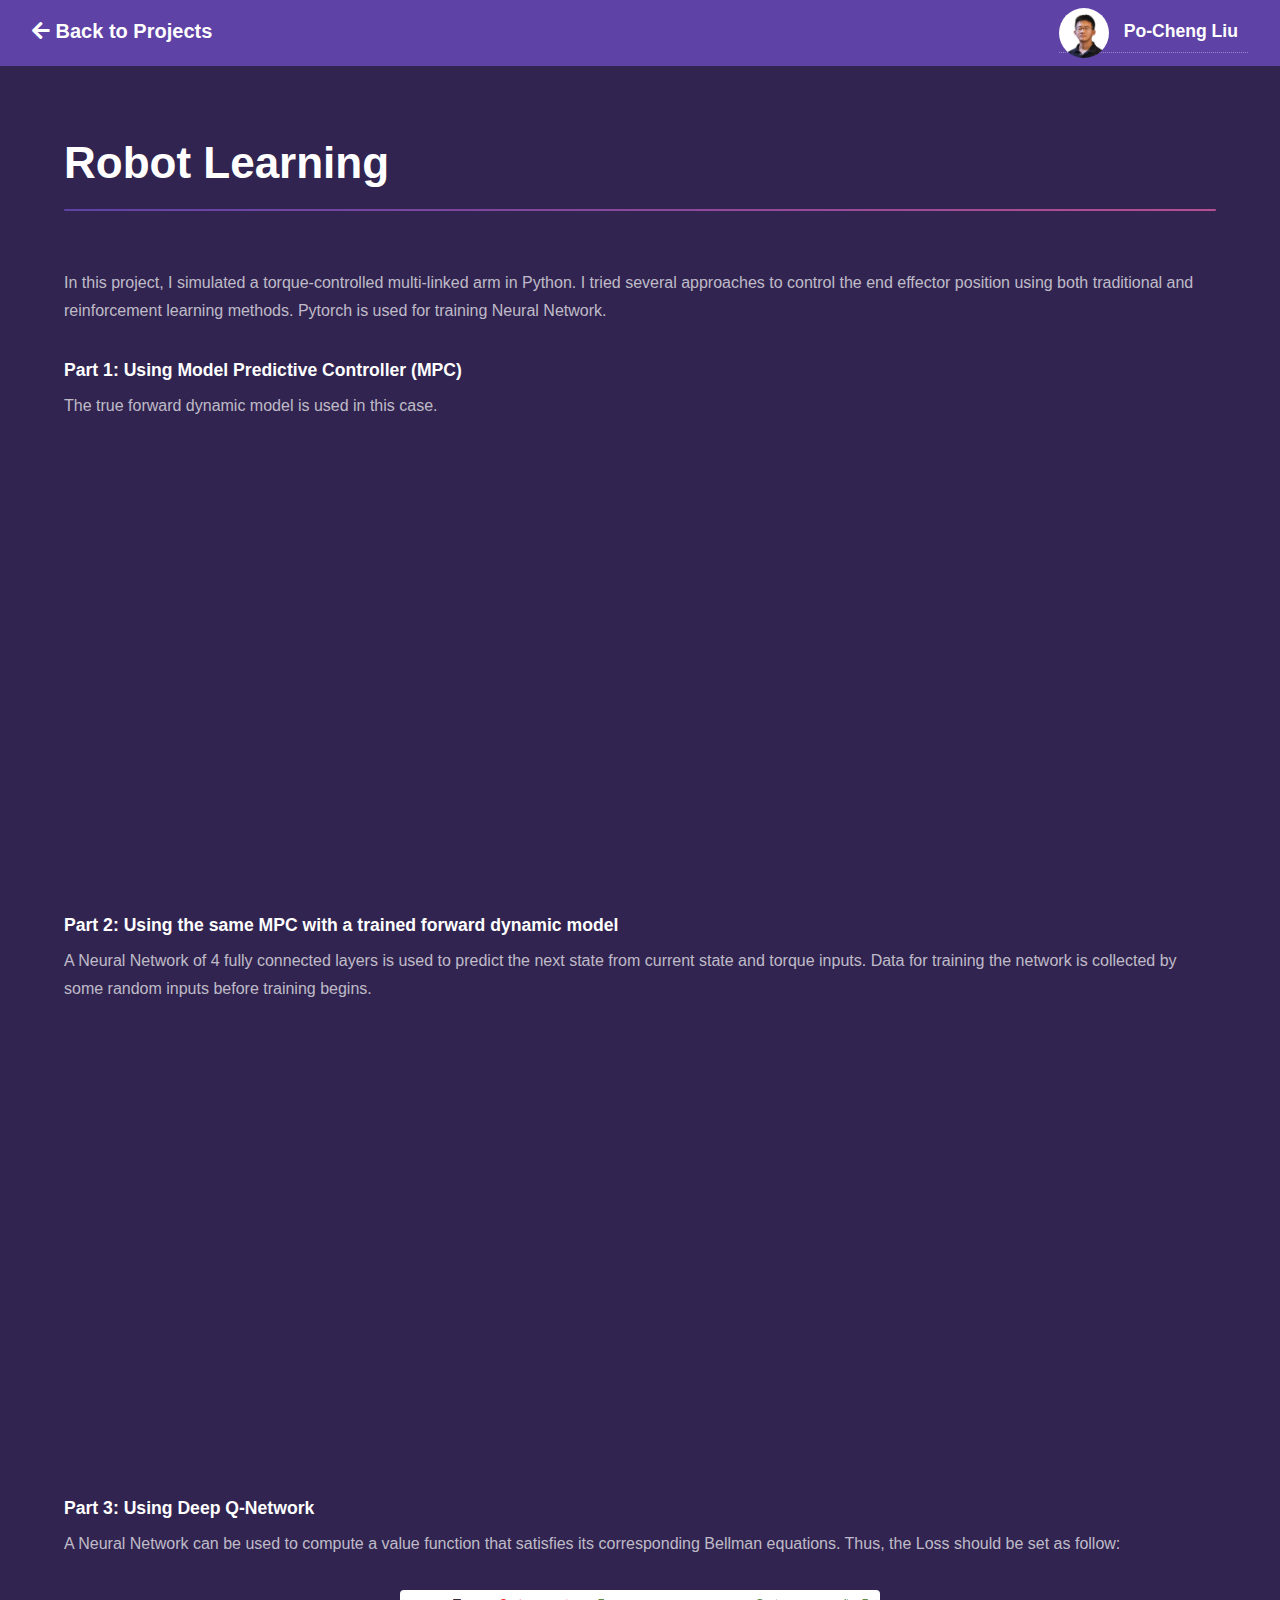
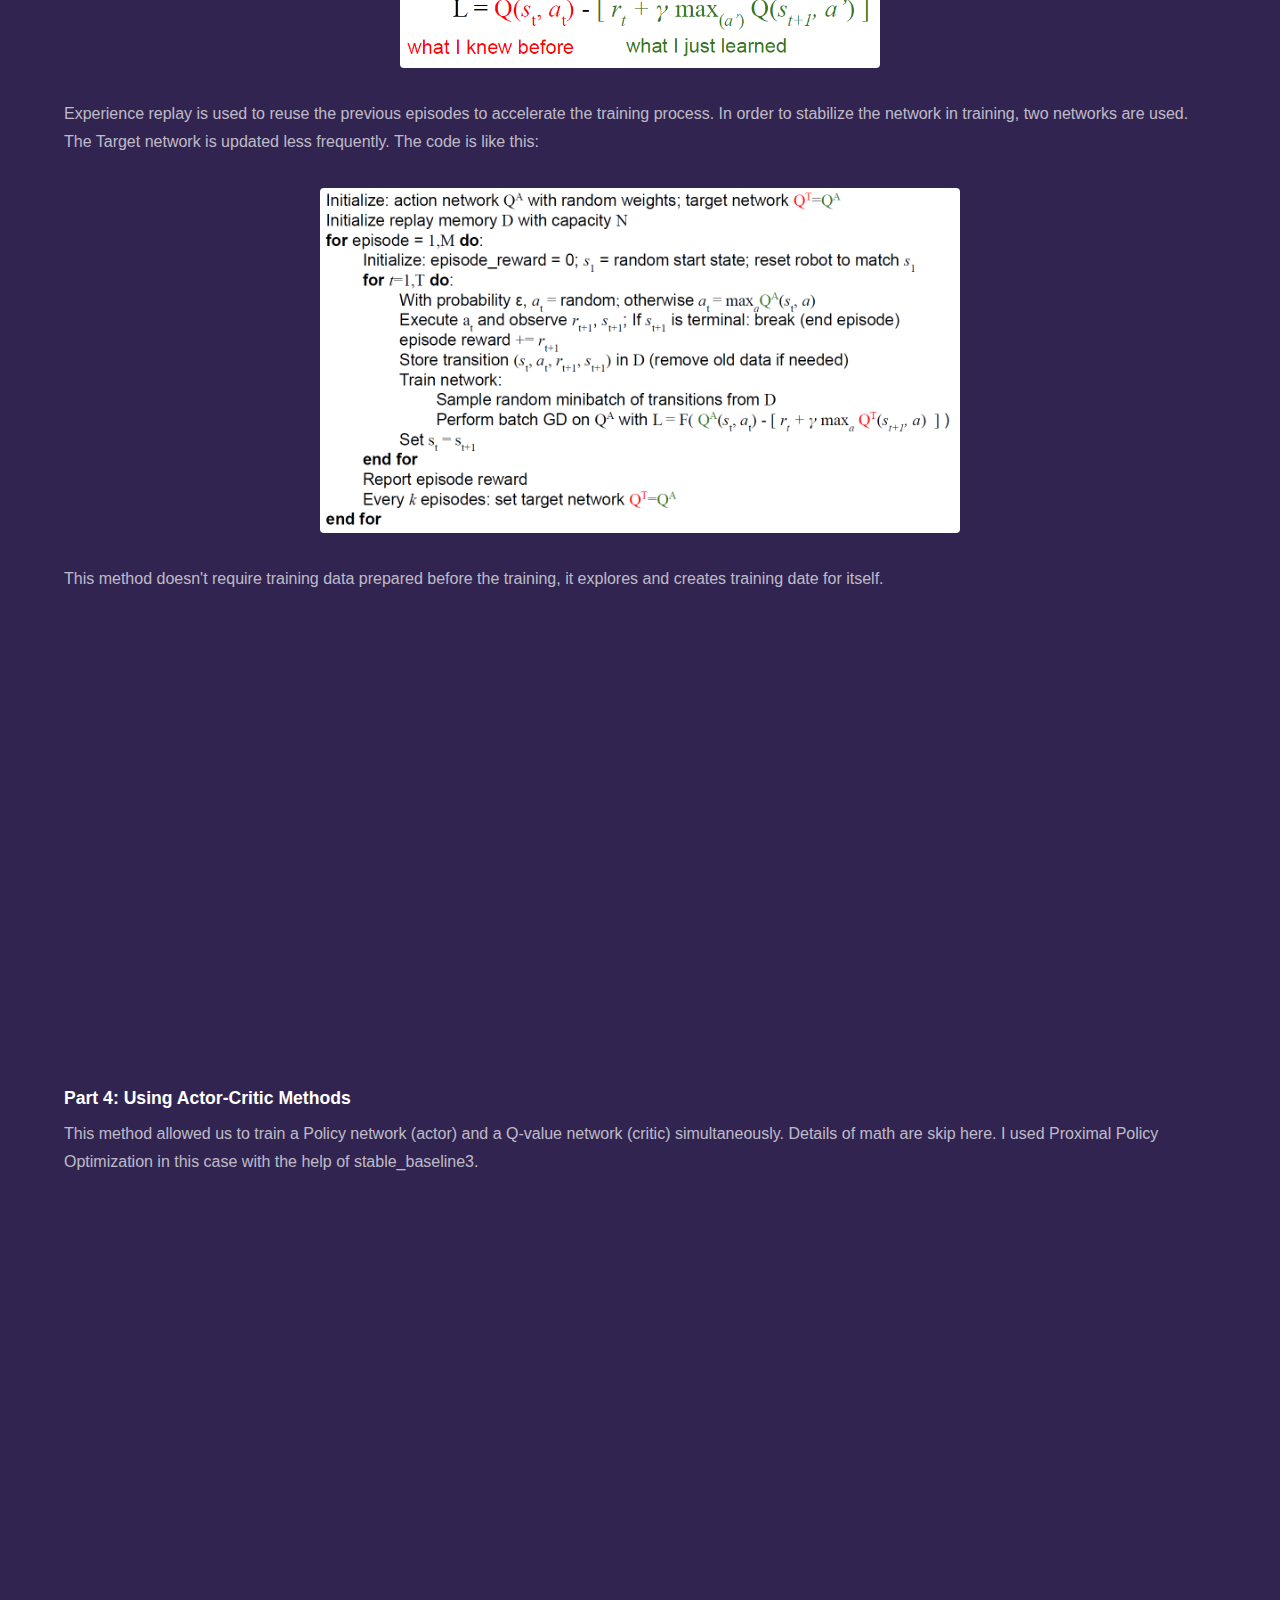
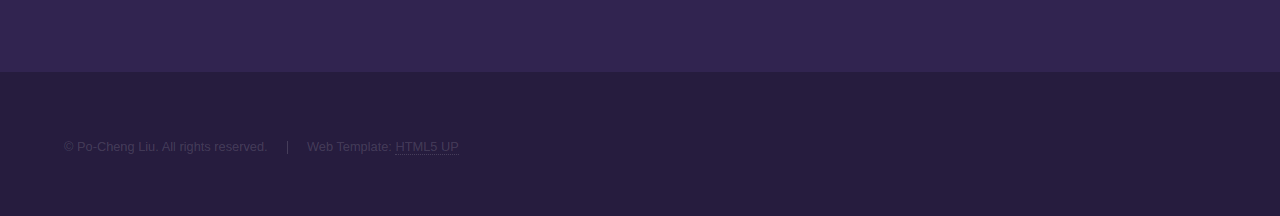
<file: proj-rl.html>
<!DOCTYPE HTML>
<html>
	<head>
		<title>Po-Cheng Liu's Portfolio</title>
		<meta charset="utf-8" />
		<meta name="viewport" content="width=device-width, initial-scale=1, user-scalable=no" />
		<link rel="stylesheet" href="assets/css/main.css" />
		<noscript><link rel="stylesheet" href="assets/css/noscript.css" /></noscript>
	</head>
	<body class="is-preload">

		<!-- Header -->
			<header id="header">
				<a href="index.html#proj-rl" class="title icon solid fa-arrow-left"> Back to Projects</a>
				<nav>
					<a href="index.html">
						<img class="avatar-small" src="images/avatar-icon.png" alt="" />
						<h3 class="name-small">Po-Cheng Liu</h3>
					</a>
				</nav>
			</header>

		<!-- Wrapper -->
			<div id="wrapper">

				<!-- Main -->
					<section id="main" class="wrapper">
						<div class="inner">
							<h1 class="major">Robot Learning</h1>
							<p>In this project, I simulated a torque-controlled multi-linked arm 
								in Python. I tried several approaches to control the end effector 
								position using both traditional and reinforcement learning methods. 
								Pytorch is used for training Neural Network.</p>
								
							<h3>Part 1: Using Model Predictive Controller (MPC)</h3>
							<p>The true forward dynamic model is used in this case.</p>
							<iframe class="youtube square" src="https://youtube.com/embed/R16axSZ8VEw"></iframe>
							
							<br /><h3>Part 2: Using the same MPC with a trained forward dynamic model</h3>
							<p>A Neural Network of 4 fully connected layers is used to predict the 
								next state from current state and torque inputs. Data for training 
								the network is collected by some random inputs before training begins.</p>
							<iframe class="youtube square" src="https://youtube.com/embed/Ml_Dnlah7xQ"></iframe>
							
							<br /><h3>Part 3: Using Deep Q-Network</h3>
							<p>A Neural Network can be used to compute a value function that satisfies 
								its corresponding Bellman equations. Thus, the Loss should be set as 
								follow:</p>
							<span class="image medium"><img src="images/rl-p1.png" alt="" /></span>
							<p>Experience replay is used to reuse the previous episodes to accelerate 
								the training process. In order to stabilize the network in training, 
								two networks are used. The Target network is updated less frequently. 
								The code is like this:</p>
							<span class="image large"><img src="images/rl-p2.png" alt="" /></span>
							<p>This method doesn't require training data prepared before the training, 
								it explores and creates training date for itself.</p>
							<iframe class="youtube square" src="https://youtube.com/embed/yg6Iq2mKRY0"></iframe>
							
							<br /><h3>Part 4: Using Actor-Critic Methods</h3>
							<p>This method allowed us to train a Policy network (actor) and a Q-value 
								network (critic) simultaneously. Details of math are skip here. I used 
								Proximal Policy Optimization in this case with the help of 
								stable_baseline3.</p>
							<iframe class="youtube square" src="https://youtube.com/embed/P8H6hL8NCm8"></iframe>
							
						</div>
					</section>

			</div>

		<!-- Footer -->
			<footer id="footer" class="wrapper alt">
				<div class="inner">
					<ul class="menu">
						<li>&copy; Po-Cheng Liu. All rights reserved.</li><li>Web Template: <a href="http://html5up.net">HTML5 UP</a></li>
					</ul>
				</div>
			</footer>

		<!-- Scripts -->
			<script src="assets/js/jquery.min.js"></script>
			<script src="assets/js/jquery.scrollex.min.js"></script>
			<script src="assets/js/jquery.scrolly.min.js"></script>
			<script src="assets/js/browser.min.js"></script>
			<script src="assets/js/breakpoints.min.js"></script>
			<script src="assets/js/util.js"></script>
			<script src="assets/js/main.js"></script>

	</body>
</html>
</file>
<file: assets/css/noscript.css>
/*
	Hyperspace by HTML5 UP
	html5up.net | @ajlkn
	Free for personal and commercial use under the CCA 3.0 license (html5up.net/license)
*/

/* Spotlights */

	.spotlights > section > .image:before {
		opacity: 0 !important;
	}

	.spotlights > section > .content > .inner {
		-moz-transform: none !important;
		-webkit-transform: none !important;
		-ms-transform: none !important;
		transform: none !important;
		opacity: 1 !important;
	}

/* Wrapper */

	.wrapper > .inner {
		opacity: 1 !important;
		-moz-transform: none !important;
		-webkit-transform: none !important;
		-ms-transform: none !important;
		transform: none !important;
	}

/* Sidebar */

	#sidebar > .inner {
		opacity: 1 !important;
	}

	#sidebar nav > ul > li {
		-moz-transform: none !important;
		-webkit-transform: none !important;
		-ms-transform: none !important;
		transform: none !important;
		opacity: 1 !important;
	}
</file>
<file: assets/css/main.css>
@import url(fontawesome-all.min.css);

/*
	Hyperspace by HTML5 UP
	html5up.net | @ajlkn
	Free for personal and commercial use under the CCA 3.0 license (html5up.net/license)
*/

html, body, div, span, applet, object,
iframe, h1, h2, h3, h4, h5, h6, p, blockquote,
pre, a, abbr, acronym, address, big, cite,
code, del, dfn, em, img, ins, kbd, q, s, samp,
small, strike, strong, sub, sup, tt, var, b,
u, i, center, dl, dt, dd, ol, ul, li, fieldset,
form, label, legend, table, caption, tbody,
tfoot, thead, tr, th, td, article, aside,
canvas, details, embed, figure, figcaption,
footer, header, hgroup, menu, nav, output, ruby,
section, summary, time, mark, audio, video {
	margin: 0;
	padding: 0;
	border: 0;
	font-size: 100%;
	font: inherit;
	vertical-align: baseline;}

article, aside, details, figcaption, figure,
footer, header, hgroup, menu, nav, section {
	display: block;}

body {
	line-height: 1;
}

ol, ul {
	list-style: none;
}

blockquote, q {
	quotes: none;
}

	blockquote:before, blockquote:after, q:before, q:after {
		content: '';
		content: none;
	}

table {
	border-collapse: collapse;
	border-spacing: 0;
}

body {
	-webkit-text-size-adjust: none;
}

mark {
	background-color: transparent;
	color: inherit;
}

input::-moz-focus-inner {
	border: 0;
	padding: 0;
}

input, select, textarea {
	-moz-appearance: none;
	-webkit-appearance: none;
	-ms-appearance: none;
	appearance: none;
}

/* Basic */

	@-ms-viewport {
		width: device-width;
	}

	body {
		-ms-overflow-style: scrollbar;
	}

	@media screen and (max-width: 480px) {

		html, body {
			min-width: 320px;
		}

	}

	html {
		box-sizing: border-box;
	}

	*, *:before, *:after {
		box-sizing: inherit;
	}

	body {
		background: #312450;
	}

		body.is-preload *, body.is-preload *:before, body.is-preload *:after {
			-moz-animation: none !important;
			-webkit-animation: none !important;
			-ms-animation: none !important;
			animation: none !important;
			-moz-transition: none !important;
			-webkit-transition: none !important;
			-ms-transition: none !important;
			transition: none !important;
		}

/* Type */

	body, input, select, textarea {
		color: rgba(255, 255, 255, 0.7);
		font-family: Arial, Helvetica, sans-serif;
		font-size: 16.5pt;
		font-weight: normal;
		line-height: 1.75;
	}

		@media screen and (max-width: 1680px) {

			body, input, select, textarea {
				font-size: 13pt;
			}

		}

		@media screen and (max-width: 1280px) {

			body, input, select, textarea {
				font-size: 12pt;
			}

		}

		@media screen and (max-width: 360px) {

			body, input, select, textarea {
				font-size: 11pt;
			}

		}

	a {
		-moz-transition: color 0.2s ease, border-bottom-color 0.2s ease;
		-webkit-transition: color 0.2s ease, border-bottom-color 0.2s ease;
		-ms-transition: color 0.2s ease, border-bottom-color 0.2s ease;
		transition: color 0.2s ease, border-bottom-color 0.2s ease;
		border-bottom: dotted 1px rgba(255, 255, 255, 0.35);
		color: inherit;
		text-decoration: none;
	}

		a:hover {
			border-bottom-color: transparent;
			color: #ffffff;
		}

	strong, b {
		color: #ffffff;
		font-weight: bold;
	}

	em, i {
		font-style: italic;
	}

	p {
		margin: 0 0 2em 0;
	}

	h1, h2, h3, h4, h5, h6 {
		color: #ffffff;
		font-weight: bold;
		line-height: 1.5;
		margin: 0 0 0.5em 0;
	}

		h1 a, h2 a, h3 a, h4 a, h5 a, h6 a {
			color: inherit;
			text-decoration: none;
		}

	h1 {
		font-size: 2.75em;
	}

		h1.major {
			margin: 0 0 1.3em 0;
			position: relative;
			padding-bottom: 0.35em;
		}

			h1.major:after {
				background-image: -moz-linear-gradient(to right, #5e42a6, #b74e91);
				background-image: -webkit-linear-gradient(to right, #5e42a6, #b74e91);
				background-image: -ms-linear-gradient(to right, #5e42a6, #b74e91);
				background-image: linear-gradient(to right, #5e42a6, #b74e91);
				-moz-transition: max-width 0.2s ease;
				-webkit-transition: max-width 0.2s ease;
				-ms-transition: max-width 0.2s ease;
				transition: max-width 0.2s ease;
				border-radius: 0.2em;
				bottom: 0;
				content: '';
				height: 0.05em;
				position: absolute;
				right: 0;
				width: 100%;
			}

	h2 {
		font-size: 1.75em;
	}

	h3 {
		font-size: 1.1em;
	}

	h4 {
		font-size: 1em;
	}

	h5 {
		font-size: 0.8em;
	}

	h6 {
		font-size: 0.6em;
	}

	@media screen and (max-width: 736px) {

		h1 {
			font-size: 2em;
		}

		h2 {
			font-size: 1.25em;
		}

		h3 {
			font-size: 1em;
		}

		h4 {
			font-size: 0.8em;
		}

		h5 {
			font-size: 0.6em;
		}

		h6 {
			font-size: 0.6em;
		}

	}

	sub {
		font-size: 0.8em;
		position: relative;
		top: 0.5em;
	}

	sup {
		font-size: 0.8em;
		position: relative;
		top: -0.5em;
	}

	blockquote {
		border-left: solid 4px rgba(255, 255, 255, 0.15);
		font-style: italic;
		margin: 0 0 2em 0;
		padding: 0.5em 0 0.5em 2em;
	}

	code {
		background: rgba(255, 255, 255, 0.05);
		border-radius: 0.25em;
		border: solid 1px rgba(255, 255, 255, 0.15);
		font-family: "Courier New", monospace;
		font-size: 0.9em;
		margin: 0 0.25em;
		padding: 0.25em 0.65em;
	}

	pre {
		-webkit-overflow-scrolling: touch;
		font-family: "Courier New", monospace;
		font-size: 0.9em;
		margin: 0 0 2em 0;
	}

		pre code {
			display: block;
			line-height: 1.75em;
			padding: 1em 1.5em;
			overflow-x: auto;
		}

	hr {
		border: 0;
		border-bottom: solid 1px rgba(255, 255, 255, 0.15);
		margin: 2em 0;
	}

		hr.major {
			margin: 3em 0;
		}

	.align-left {
		text-align: left;
	}

	.align-center {
		text-align: center;
	}

	.align-right {
		text-align: right;
	}

/* Row */

	.row {
		display: flex;
		flex-wrap: wrap;
		box-sizing: border-box;
		align-items: stretch;
	}

		.row > * {
			box-sizing: border-box;
		}

		.row.gtr-uniform > * > :last-child {
			margin-bottom: 0;
		}

		.row.aln-left {
			justify-content: flex-start;
		}

		.row.aln-center {
			justify-content: center;
		}

		.row.aln-right {
			justify-content: flex-end;
		}

		.row.aln-top {
			align-items: flex-start;
		}

		.row.aln-middle {
			align-items: center;
		}

		.row.aln-bottom {
			align-items: flex-end;
		}

		.row > .imp {
			order: -1;
		}

		.row > .col-1 {
			width: 8.33333%;
		}

		.row > .off-1 {
			margin-left: 8.33333%;
		}

		.row > .col-2 {
			width: 16.66667%;
		}

		.row > .off-2 {
			margin-left: 16.66667%;
		}

		.row > .col-3 {
			width: 25%;
		}

		.row > .off-3 {
			margin-left: 25%;
		}

		.row > .col-4 {
			width: 33.33333%;
		}

		.row > .off-4 {
			margin-left: 33.33333%;
		}

		.row > .col-5 {
			width: 41.66667%;
		}

		.row > .off-5 {
			margin-left: 41.66667%;
		}

		.row > .col-6 {
			width: 50%;
		}

		.row > .off-6 {
			margin-left: 50%;
		}

		.row > .col-7 {
			width: 58.33333%;
		}

		.row > .off-7 {
			margin-left: 58.33333%;
		}

		.row > .col-8 {
			width: 66.66667%;
		}

		.row > .off-8 {
			margin-left: 66.66667%;
		}

		.row > .col-9 {
			width: 75%;
		}

		.row > .off-9 {
			margin-left: 75%;
		}

		.row > .col-10 {
			width: 83.33333%;
		}

		.row > .off-10 {
			margin-left: 83.33333%;
		}

		.row > .col-11 {
			width: 91.66667%;
		}

		.row > .off-11 {
			margin-left: 91.66667%;
		}

		.row > .col-12 {
			width: 100%;
		}

		.row > .off-12 {
			margin-left: 100%;
		}

		.row.gtr-0 {
			margin-top: 0;
			margin-left: 0em;
		}

			.row.gtr-0 > * {
				padding: 0 0 0 0em;
			}

			.row.gtr-0.gtr-uniform {
				margin-top: 0em;
			}

				.row.gtr-0.gtr-uniform > * {
					padding-top: 0em;
				}

		.row.gtr-25 {
			margin-top: 0;
			margin-left: -0.375em;
		}

			.row.gtr-25 > * {
				padding: 0 0 0 0.375em;
			}

			.row.gtr-25.gtr-uniform {
				margin-top: -0.375em;
			}

				.row.gtr-25.gtr-uniform > * {
					padding-top: 0.375em;
				}

		.row.gtr-50 {
			margin-top: 0;
			margin-left: -0.75em;
		}

			.row.gtr-50 > * {
				padding: 0 0 0 0.75em;
			}

			.row.gtr-50.gtr-uniform {
				margin-top: -0.75em;
			}

				.row.gtr-50.gtr-uniform > * {
					padding-top: 0.75em;
				}

		.row {
			margin-top: 0;
			margin-left: -1.5em;
		}

			.row > * {
				padding: 0 0 0 1.5em;
			}

			.row.gtr-uniform {
				margin-top: -1.5em;
			}

				.row.gtr-uniform > * {
					padding-top: 1.5em;
				}

		.row.gtr-150 {
			margin-top: 0;
			margin-left: -2.25em;
		}

			.row.gtr-150 > * {
				padding: 0 0 0 2.25em;
			}

			.row.gtr-150.gtr-uniform {
				margin-top: -2.25em;
			}

				.row.gtr-150.gtr-uniform > * {
					padding-top: 2.25em;
				}

		.row.gtr-200 {
			margin-top: 0;
			margin-left: -3em;
		}

			.row.gtr-200 > * {
				padding: 0 0 0 3em;
			}

			.row.gtr-200.gtr-uniform {
				margin-top: -3em;
			}

				.row.gtr-200.gtr-uniform > * {
					padding-top: 3em;
				}

		@media screen and (max-width: 1680px) {

			.row {
				display: flex;
				flex-wrap: wrap;
				box-sizing: border-box;
				align-items: stretch;
			}

				.row > * {
					box-sizing: border-box;
				}

				.row.gtr-uniform > * > :last-child {
					margin-bottom: 0;
				}

				.row.aln-left {
					justify-content: flex-start;
				}

				.row.aln-center {
					justify-content: center;
				}

				.row.aln-right {
					justify-content: flex-end;
				}

				.row.aln-top {
					align-items: flex-start;
				}

				.row.aln-middle {
					align-items: center;
				}

				.row.aln-bottom {
					align-items: flex-end;
				}

				.row > .imp-xlarge {
					order: -1;
				}

				.row > .col-1-xlarge {
					width: 8.33333%;
				}

				.row > .off-1-xlarge {
					margin-left: 8.33333%;
				}

				.row > .col-2-xlarge {
					width: 16.66667%;
				}

				.row > .off-2-xlarge {
					margin-left: 16.66667%;
				}

				.row > .col-3-xlarge {
					width: 25%;
				}

				.row > .off-3-xlarge {
					margin-left: 25%;
				}

				.row > .col-4-xlarge {
					width: 33.33333%;
				}

				.row > .off-4-xlarge {
					margin-left: 33.33333%;
				}

				.row > .col-5-xlarge {
					width: 41.66667%;
				}

				.row > .off-5-xlarge {
					margin-left: 41.66667%;
				}

				.row > .col-6-xlarge {
					width: 50%;
				}

				.row > .off-6-xlarge {
					margin-left: 50%;
				}

				.row > .col-7-xlarge {
					width: 58.33333%;
				}

				.row > .off-7-xlarge {
					margin-left: 58.33333%;
				}

				.row > .col-8-xlarge {
					width: 66.66667%;
				}

				.row > .off-8-xlarge {
					margin-left: 66.66667%;
				}

				.row > .col-9-xlarge {
					width: 75%;
				}

				.row > .off-9-xlarge {
					margin-left: 75%;
				}

				.row > .col-10-xlarge {
					width: 83.33333%;
				}

				.row > .off-10-xlarge {
					margin-left: 83.33333%;
				}

				.row > .col-11-xlarge {
					width: 91.66667%;
				}

				.row > .off-11-xlarge {
					margin-left: 91.66667%;
				}

				.row > .col-12-xlarge {
					width: 100%;
				}

				.row > .off-12-xlarge {
					margin-left: 100%;
				}

				.row.gtr-0 {
					margin-top: 0;
					margin-left: 0em;
				}

					.row.gtr-0 > * {
						padding: 0 0 0 0em;
					}

					.row.gtr-0.gtr-uniform {
						margin-top: 0em;
					}

						.row.gtr-0.gtr-uniform > * {
							padding-top: 0em;
						}

				.row.gtr-25 {
					margin-top: 0;
					margin-left: -0.375em;
				}

					.row.gtr-25 > * {
						padding: 0 0 0 0.375em;
					}

					.row.gtr-25.gtr-uniform {
						margin-top: -0.375em;
					}

						.row.gtr-25.gtr-uniform > * {
							padding-top: 0.375em;
						}

				.row.gtr-50 {
					margin-top: 0;
					margin-left: -0.75em;
				}

					.row.gtr-50 > * {
						padding: 0 0 0 0.75em;
					}

					.row.gtr-50.gtr-uniform {
						margin-top: -0.75em;
					}

						.row.gtr-50.gtr-uniform > * {
							padding-top: 0.75em;
						}

				.row {
					margin-top: 0;
					margin-left: -1.5em;
				}

					.row > * {
						padding: 0 0 0 1.5em;
					}

					.row.gtr-uniform {
						margin-top: -1.5em;
					}

						.row.gtr-uniform > * {
							padding-top: 1.5em;
						}

				.row.gtr-150 {
					margin-top: 0;
					margin-left: -2.25em;
				}

					.row.gtr-150 > * {
						padding: 0 0 0 2.25em;
					}

					.row.gtr-150.gtr-uniform {
						margin-top: -2.25em;
					}

						.row.gtr-150.gtr-uniform > * {
							padding-top: 2.25em;
						}

				.row.gtr-200 {
					margin-top: 0;
					margin-left: -3em;
				}

					.row.gtr-200 > * {
						padding: 0 0 0 3em;
					}

					.row.gtr-200.gtr-uniform {
						margin-top: -3em;
					}

						.row.gtr-200.gtr-uniform > * {
							padding-top: 3em;
						}

		}

		@media screen and (max-width: 1280px) {

			.row {
				display: flex;
				flex-wrap: wrap;
				box-sizing: border-box;
				align-items: stretch;
			}

				.row > * {
					box-sizing: border-box;
				}

				.row.gtr-uniform > * > :last-child {
					margin-bottom: 0;
				}

				.row.aln-left {
					justify-content: flex-start;
				}

				.row.aln-center {
					justify-content: center;
				}

				.row.aln-right {
					justify-content: flex-end;
				}

				.row.aln-top {
					align-items: flex-start;
				}

				.row.aln-middle {
					align-items: center;
				}

				.row.aln-bottom {
					align-items: flex-end;
				}

				.row > .imp-large {
					order: -1;
				}

				.row > .col-1-large {
					width: 8.33333%;
				}

				.row > .off-1-large {
					margin-left: 8.33333%;
				}

				.row > .col-2-large {
					width: 16.66667%;
				}

				.row > .off-2-large {
					margin-left: 16.66667%;
				}

				.row > .col-3-large {
					width: 25%;
				}

				.row > .off-3-large {
					margin-left: 25%;
				}

				.row > .col-4-large {
					width: 33.33333%;
				}

				.row > .off-4-large {
					margin-left: 33.33333%;
				}

				.row > .col-5-large {
					width: 41.66667%;
				}

				.row > .off-5-large {
					margin-left: 41.66667%;
				}

				.row > .col-6-large {
					width: 50%;
				}

				.row > .off-6-large {
					margin-left: 50%;
				}

				.row > .col-7-large {
					width: 58.33333%;
				}

				.row > .off-7-large {
					margin-left: 58.33333%;
				}

				.row > .col-8-large {
					width: 66.66667%;
				}

				.row > .off-8-large {
					margin-left: 66.66667%;
				}

				.row > .col-9-large {
					width: 75%;
				}

				.row > .off-9-large {
					margin-left: 75%;
				}

				.row > .col-10-large {
					width: 83.33333%;
				}

				.row > .off-10-large {
					margin-left: 83.33333%;
				}

				.row > .col-11-large {
					width: 91.66667%;
				}

				.row > .off-11-large {
					margin-left: 91.66667%;
				}

				.row > .col-12-large {
					width: 100%;
				}

				.row > .off-12-large {
					margin-left: 100%;
				}

				.row.gtr-0 {
					margin-top: 0;
					margin-left: 0em;
				}

					.row.gtr-0 > * {
						padding: 0 0 0 0em;
					}

					.row.gtr-0.gtr-uniform {
						margin-top: 0em;
					}

						.row.gtr-0.gtr-uniform > * {
							padding-top: 0em;
						}

				.row.gtr-25 {
					margin-top: 0;
					margin-left: -0.375em;
				}

					.row.gtr-25 > * {
						padding: 0 0 0 0.375em;
					}

					.row.gtr-25.gtr-uniform {
						margin-top: -0.375em;
					}

						.row.gtr-25.gtr-uniform > * {
							padding-top: 0.375em;
						}

				.row.gtr-50 {
					margin-top: 0;
					margin-left: -0.75em;
				}

					.row.gtr-50 > * {
						padding: 0 0 0 0.75em;
					}

					.row.gtr-50.gtr-uniform {
						margin-top: -0.75em;
					}

						.row.gtr-50.gtr-uniform > * {
							padding-top: 0.75em;
						}

				.row {
					margin-top: 0;
					margin-left: -1.5em;
				}

					.row > * {
						padding: 0 0 0 1.5em;
					}

					.row.gtr-uniform {
						margin-top: -1.5em;
					}

						.row.gtr-uniform > * {
							padding-top: 1.5em;
						}

				.row.gtr-150 {
					margin-top: 0;
					margin-left: -2.25em;
				}

					.row.gtr-150 > * {
						padding: 0 0 0 2.25em;
					}

					.row.gtr-150.gtr-uniform {
						margin-top: -2.25em;
					}

						.row.gtr-150.gtr-uniform > * {
							padding-top: 2.25em;
						}

				.row.gtr-200 {
					margin-top: 0;
					margin-left: -3em;
				}

					.row.gtr-200 > * {
						padding: 0 0 0 3em;
					}

					.row.gtr-200.gtr-uniform {
						margin-top: -3em;
					}

						.row.gtr-200.gtr-uniform > * {
							padding-top: 3em;
						}

		}

		@media screen and (max-width: 980px) {

			.row {
				display: flex;
				flex-wrap: wrap;
				box-sizing: border-box;
				align-items: stretch;
			}

				.row > * {
					box-sizing: border-box;
				}

				.row.gtr-uniform > * > :last-child {
					margin-bottom: 0;
				}

				.row.aln-left {
					justify-content: flex-start;
				}

				.row.aln-center {
					justify-content: center;
				}

				.row.aln-right {
					justify-content: flex-end;
				}

				.row.aln-top {
					align-items: flex-start;
				}

				.row.aln-middle {
					align-items: center;
				}

				.row.aln-bottom {
					align-items: flex-end;
				}

				.row > .imp-medium {
					order: -1;
				}

				.row > .col-1-medium {
					width: 8.33333%;
				}

				.row > .off-1-medium {
					margin-left: 8.33333%;
				}

				.row > .col-2-medium {
					width: 16.66667%;
				}

				.row > .off-2-medium {
					margin-left: 16.66667%;
				}

				.row > .col-3-medium {
					width: 25%;
				}

				.row > .off-3-medium {
					margin-left: 25%;
				}

				.row > .col-4-medium {
					width: 33.33333%;
				}

				.row > .off-4-medium {
					margin-left: 33.33333%;
				}

				.row > .col-5-medium {
					width: 41.66667%;
				}

				.row > .off-5-medium {
					margin-left: 41.66667%;
				}

				.row > .col-6-medium {
					width: 50%;
				}

				.row > .off-6-medium {
					margin-left: 50%;
				}

				.row > .col-7-medium {
					width: 58.33333%;
				}

				.row > .off-7-medium {
					margin-left: 58.33333%;
				}

				.row > .col-8-medium {
					width: 66.66667%;
				}

				.row > .off-8-medium {
					margin-left: 66.66667%;
				}

				.row > .col-9-medium {
					width: 75%;
				}

				.row > .off-9-medium {
					margin-left: 75%;
				}

				.row > .col-10-medium {
					width: 83.33333%;
				}

				.row > .off-10-medium {
					margin-left: 83.33333%;
				}

				.row > .col-11-medium {
					width: 91.66667%;
				}

				.row > .off-11-medium {
					margin-left: 91.66667%;
				}

				.row > .col-12-medium {
					width: 100%;
				}

				.row > .off-12-medium {
					margin-left: 100%;
				}

				.row.gtr-0 {
					margin-top: 0;
					margin-left: 0em;
				}

					.row.gtr-0 > * {
						padding: 0 0 0 0em;
					}

					.row.gtr-0.gtr-uniform {
						margin-top: 0em;
					}

						.row.gtr-0.gtr-uniform > * {
							padding-top: 0em;
						}

				.row.gtr-25 {
					margin-top: 0;
					margin-left: -0.375em;
				}

					.row.gtr-25 > * {
						padding: 0 0 0 0.375em;
					}

					.row.gtr-25.gtr-uniform {
						margin-top: -0.375em;
					}

						.row.gtr-25.gtr-uniform > * {
							padding-top: 0.375em;
						}

				.row.gtr-50 {
					margin-top: 0;
					margin-left: -0.75em;
				}

					.row.gtr-50 > * {
						padding: 0 0 0 0.75em;
					}

					.row.gtr-50.gtr-uniform {
						margin-top: -0.75em;
					}

						.row.gtr-50.gtr-uniform > * {
							padding-top: 0.75em;
						}

				.row {
					margin-top: 0;
					margin-left: -1.5em;
				}

					.row > * {
						padding: 0 0 0 1.5em;
					}

					.row.gtr-uniform {
						margin-top: -1.5em;
					}

						.row.gtr-uniform > * {
							padding-top: 1.5em;
						}

				.row.gtr-150 {
					margin-top: 0;
					margin-left: -2.25em;
				}

					.row.gtr-150 > * {
						padding: 0 0 0 2.25em;
					}

					.row.gtr-150.gtr-uniform {
						margin-top: -2.25em;
					}

						.row.gtr-150.gtr-uniform > * {
							padding-top: 2.25em;
						}

				.row.gtr-200 {
					margin-top: 0;
					margin-left: -3em;
				}

					.row.gtr-200 > * {
						padding: 0 0 0 3em;
					}

					.row.gtr-200.gtr-uniform {
						margin-top: -3em;
					}

						.row.gtr-200.gtr-uniform > * {
							padding-top: 3em;
						}

		}

		@media screen and (max-width: 736px) {

			.row {
				display: flex;
				flex-wrap: wrap;
				box-sizing: border-box;
				align-items: stretch;
			}

				.row > * {
					box-sizing: border-box;
				}

				.row.gtr-uniform > * > :last-child {
					margin-bottom: 0;
				}

				.row.aln-left {
					justify-content: flex-start;
				}

				.row.aln-center {
					justify-content: center;
				}

				.row.aln-right {
					justify-content: flex-end;
				}

				.row.aln-top {
					align-items: flex-start;
				}

				.row.aln-middle {
					align-items: center;
				}

				.row.aln-bottom {
					align-items: flex-end;
				}

				.row > .imp-small {
					order: -1;
				}

				.row > .col-1-small {
					width: 8.33333%;
				}

				.row > .off-1-small {
					margin-left: 8.33333%;
				}

				.row > .col-2-small {
					width: 16.66667%;
				}

				.row > .off-2-small {
					margin-left: 16.66667%;
				}

				.row > .col-3-small {
					width: 25%;
				}

				.row > .off-3-small {
					margin-left: 25%;
				}

				.row > .col-4-small {
					width: 33.33333%;
				}

				.row > .off-4-small {
					margin-left: 33.33333%;
				}

				.row > .col-5-small {
					width: 41.66667%;
				}

				.row > .off-5-small {
					margin-left: 41.66667%;
				}

				.row > .col-6-small {
					width: 50%;
				}

				.row > .off-6-small {
					margin-left: 50%;
				}

				.row > .col-7-small {
					width: 58.33333%;
				}

				.row > .off-7-small {
					margin-left: 58.33333%;
				}

				.row > .col-8-small {
					width: 66.66667%;
				}

				.row > .off-8-small {
					margin-left: 66.66667%;
				}

				.row > .col-9-small {
					width: 75%;
				}

				.row > .off-9-small {
					margin-left: 75%;
				}

				.row > .col-10-small {
					width: 83.33333%;
				}

				.row > .off-10-small {
					margin-left: 83.33333%;
				}

				.row > .col-11-small {
					width: 91.66667%;
				}

				.row > .off-11-small {
					margin-left: 91.66667%;
				}

				.row > .col-12-small {
					width: 100%;
				}

				.row > .off-12-small {
					margin-left: 100%;
				}

				.row.gtr-0 {
					margin-top: 0;
					margin-left: 0em;
				}

					.row.gtr-0 > * {
						padding: 0 0 0 0em;
					}

					.row.gtr-0.gtr-uniform {
						margin-top: 0em;
					}

						.row.gtr-0.gtr-uniform > * {
							padding-top: 0em;
						}

				.row.gtr-25 {
					margin-top: 0;
					margin-left: -0.375em;
				}

					.row.gtr-25 > * {
						padding: 0 0 0 0.375em;
					}

					.row.gtr-25.gtr-uniform {
						margin-top: -0.375em;
					}

						.row.gtr-25.gtr-uniform > * {
							padding-top: 0.375em;
						}

				.row.gtr-50 {
					margin-top: 0;
					margin-left: -0.75em;
				}

					.row.gtr-50 > * {
						padding: 0 0 0 0.75em;
					}

					.row.gtr-50.gtr-uniform {
						margin-top: -0.75em;
					}

						.row.gtr-50.gtr-uniform > * {
							padding-top: 0.75em;
						}

				.row {
					margin-top: 0;
					margin-left: -1.5em;
				}

					.row > * {
						padding: 0 0 0 1.5em;
					}

					.row.gtr-uniform {
						margin-top: -1.5em;
					}

						.row.gtr-uniform > * {
							padding-top: 1.5em;
						}

				.row.gtr-150 {
					margin-top: 0;
					margin-left: -2.25em;
				}

					.row.gtr-150 > * {
						padding: 0 0 0 2.25em;
					}

					.row.gtr-150.gtr-uniform {
						margin-top: -2.25em;
					}

						.row.gtr-150.gtr-uniform > * {
							padding-top: 2.25em;
						}

				.row.gtr-200 {
					margin-top: 0;
					margin-left: -3em;
				}

					.row.gtr-200 > * {
						padding: 0 0 0 3em;
					}

					.row.gtr-200.gtr-uniform {
						margin-top: -3em;
					}

						.row.gtr-200.gtr-uniform > * {
							padding-top: 3em;
						}

		}

		@media screen and (max-width: 480px) {

			.row {
				display: flex;
				flex-wrap: wrap;
				box-sizing: border-box;
				align-items: stretch;
			}

				.row > * {
					box-sizing: border-box;
				}

				.row.gtr-uniform > * > :last-child {
					margin-bottom: 0;
				}

				.row.aln-left {
					justify-content: flex-start;
				}

				.row.aln-center {
					justify-content: center;
				}

				.row.aln-right {
					justify-content: flex-end;
				}

				.row.aln-top {
					align-items: flex-start;
				}

				.row.aln-middle {
					align-items: center;
				}

				.row.aln-bottom {
					align-items: flex-end;
				}

				.row > .imp-xsmall {
					order: -1;
				}

				.row > .col-1-xsmall {
					width: 8.33333%;
				}

				.row > .off-1-xsmall {
					margin-left: 8.33333%;
				}

				.row > .col-2-xsmall {
					width: 16.66667%;
				}

				.row > .off-2-xsmall {
					margin-left: 16.66667%;
				}

				.row > .col-3-xsmall {
					width: 25%;
				}

				.row > .off-3-xsmall {
					margin-left: 25%;
				}

				.row > .col-4-xsmall {
					width: 33.33333%;
				}

				.row > .off-4-xsmall {
					margin-left: 33.33333%;
				}

				.row > .col-5-xsmall {
					width: 41.66667%;
				}

				.row > .off-5-xsmall {
					margin-left: 41.66667%;
				}

				.row > .col-6-xsmall {
					width: 50%;
				}

				.row > .off-6-xsmall {
					margin-left: 50%;
				}

				.row > .col-7-xsmall {
					width: 58.33333%;
				}

				.row > .off-7-xsmall {
					margin-left: 58.33333%;
				}

				.row > .col-8-xsmall {
					width: 66.66667%;
				}

				.row > .off-8-xsmall {
					margin-left: 66.66667%;
				}

				.row > .col-9-xsmall {
					width: 75%;
				}

				.row > .off-9-xsmall {
					margin-left: 75%;
				}

				.row > .col-10-xsmall {
					width: 83.33333%;
				}

				.row > .off-10-xsmall {
					margin-left: 83.33333%;
				}

				.row > .col-11-xsmall {
					width: 91.66667%;
				}

				.row > .off-11-xsmall {
					margin-left: 91.66667%;
				}

				.row > .col-12-xsmall {
					width: 100%;
				}

				.row > .off-12-xsmall {
					margin-left: 100%;
				}

				.row.gtr-0 {
					margin-top: 0;
					margin-left: 0em;
				}

					.row.gtr-0 > * {
						padding: 0 0 0 0em;
					}

					.row.gtr-0.gtr-uniform {
						margin-top: 0em;
					}

						.row.gtr-0.gtr-uniform > * {
							padding-top: 0em;
						}

				.row.gtr-25 {
					margin-top: 0;
					margin-left: -0.375em;
				}

					.row.gtr-25 > * {
						padding: 0 0 0 0.375em;
					}

					.row.gtr-25.gtr-uniform {
						margin-top: -0.375em;
					}

						.row.gtr-25.gtr-uniform > * {
							padding-top: 0.375em;
						}

				.row.gtr-50 {
					margin-top: 0;
					margin-left: -0.75em;
				}

					.row.gtr-50 > * {
						padding: 0 0 0 0.75em;
					}

					.row.gtr-50.gtr-uniform {
						margin-top: -0.75em;
					}

						.row.gtr-50.gtr-uniform > * {
							padding-top: 0.75em;
						}

				.row {
					margin-top: 0;
					margin-left: -1.5em;
				}

					.row > * {
						padding: 0 0 0 1.5em;
					}

					.row.gtr-uniform {
						margin-top: -1.5em;
					}

						.row.gtr-uniform > * {
							padding-top: 1.5em;
						}

				.row.gtr-150 {
					margin-top: 0;
					margin-left: -2.25em;
				}

					.row.gtr-150 > * {
						padding: 0 0 0 2.25em;
					}

					.row.gtr-150.gtr-uniform {
						margin-top: -2.25em;
					}

						.row.gtr-150.gtr-uniform > * {
							padding-top: 2.25em;
						}

				.row.gtr-200 {
					margin-top: 0;
					margin-left: -3em;
				}

					.row.gtr-200 > * {
						padding: 0 0 0 3em;
					}

					.row.gtr-200.gtr-uniform {
						margin-top: -3em;
					}

						.row.gtr-200.gtr-uniform > * {
							padding-top: 3em;
						}

		}

/* Box */

	.box {
		border-radius: 0.25em;
		border: solid 1px rgba(255, 255, 255, 0.15);
		margin-bottom: 2em;
		padding: 1.5em;
	}

		.box > :last-child,
		.box > :last-child > :last-child,
		.box > :last-child > :last-child > :last-child {
			margin-bottom: 0;
		}

		.box.alt {
			border: 0;
			border-radius: 0;
			padding: 0;
		}

/* Button */

	input[type="submit"],
	input[type="reset"],
	input[type="button"],
	button,
	.button {
		-moz-appearance: none;
		-webkit-appearance: none;
		-ms-appearance: none;
		appearance: none;
		-moz-transition: border-color 0.2s ease;
		-webkit-transition: border-color 0.2s ease;
		-ms-transition: border-color 0.2s ease;
		transition: border-color 0.2s ease;
		background-color: transparent;
		border: solid 1px !important;
		border-color: rgba(255, 255, 255, 0.15) !important;
		border-radius: 3em;
		color: #ffffff !important;
		cursor: pointer;
		display: inline-block;
		font-size: 0.6em;
		font-weight: bold;
		height: calc(4.75em + 2px);
		letter-spacing: 0.25em;
		line-height: 4.75em;
		outline: 0;
		padding: 0 3.75em;
		position: relative;
		text-align: center;
		text-decoration: none;
		text-transform: uppercase;
		white-space: nowrap;
	}

		input[type="submit"]:after,
		input[type="reset"]:after,
		input[type="button"]:after,
		button:after,
		.button:after {
			-moz-transform: scale(0.25);
			-webkit-transform: scale(0.25);
			-ms-transform: scale(0.25);
			transform: scale(0.25);
			pointer-events: none;
			-moz-transition: opacity 0.2s ease, -moz-transform 0.2s ease;
			-webkit-transition: opacity 0.2s ease, -webkit-transform 0.2s ease;
			-ms-transition: opacity 0.2s ease, -ms-transform 0.2s ease;
			transition: opacity 0.2s ease, transform 0.2s ease;
			background: #ffffff;
			border-radius: 3em;
			content: '';
			height: 100%;
			left: 0;
			opacity: 0;
			position: absolute;
			top: 0;
			width: 100%;
		}

		input[type="submit"].icon:before,
		input[type="reset"].icon:before,
		input[type="button"].icon:before,
		button.icon:before,
		.button.icon:before {
			margin-right: 0.75em;
		}

		input[type="submit"].fit,
		input[type="reset"].fit,
		input[type="button"].fit,
		button.fit,
		.button.fit {
			width: 100%;
		}

		input[type="submit"].small,
		input[type="reset"].small,
		input[type="button"].small,
		button.small,
		.button.small {
			font-size: 0.4em;
		}

		input[type="submit"].large,
		input[type="reset"].large,
		input[type="button"].large,
		button.large,
		.button.large {
			font-size: 0.8em;
		}

		input[type="submit"].primary,
		input[type="reset"].primary,
		input[type="button"].primary,
		button.primary,
		.button.primary {
			background-color: #ffffff;
			color: #312450 !important;
		}

			input[type="submit"].primary:after,
			input[type="reset"].primary:after,
			input[type="button"].primary:after,
			button.primary:after,
			.button.primary:after {
				display: none;
			}

		input[type="submit"].disabled, input[type="submit"]:disabled,
		input[type="reset"].disabled,
		input[type="reset"]:disabled,
		input[type="button"].disabled,
		input[type="button"]:disabled,
		button.disabled,
		button:disabled,
		.button.disabled,
		.button:disabled {
			cursor: default;
			opacity: 0.5;
			pointer-events: none;
		}

		input[type="submit"]:hover,
		input[type="reset"]:hover,
		input[type="button"]:hover,
		button:hover,
		.button:hover {
			border-color: rgba(255, 255, 255, 0.55) !important;
		}

			input[type="submit"]:hover:after,
			input[type="reset"]:hover:after,
			input[type="button"]:hover:after,
			button:hover:after,
			.button:hover:after {
				opacity: 0.05;
				-moz-transform: scale(1);
				-webkit-transform: scale(1);
				-ms-transform: scale(1);
				transform: scale(1);
			}

			input[type="submit"]:hover:active,
			input[type="reset"]:hover:active,
			input[type="button"]:hover:active,
			button:hover:active,
			.button:hover:active {
				border-color: #ffffff !important;
			}

				input[type="submit"]:hover:active:after,
				input[type="reset"]:hover:active:after,
				input[type="button"]:hover:active:after,
				button:hover:active:after,
				.button:hover:active:after {
					opacity: 0.1;
				}

/* Features */

	.features {
		display: -moz-flex;
		display: -webkit-flex;
		display: -ms-flex;
		display: flex;
		-moz-flex-wrap: wrap;
		-webkit-flex-wrap: wrap;
		-ms-flex-wrap: wrap;
		flex-wrap: wrap;
		border-radius: 0.25em;
		border: solid 1px rgba(255, 255, 255, 0.15);
		background: rgba(255, 255, 255, 0.05);
		margin: 0 0 2em 0;
	}

		.features section {
			padding: 3.5em 3em 1em 7em ;
			width: 50%;
			border-top: solid 1px rgba(255, 255, 255, 0.15);
			position: relative;
		}

			.features section:nth-child(-n + 2) {
				border-top-width: 0;
			}

			.features section:nth-child(2n) {
				border-left: solid 1px rgba(255, 255, 255, 0.15);
			}

			.features section .icon {
				-moz-transition: opacity 0.5s ease, -moz-transform 0.5s ease;
				-webkit-transition: opacity 0.5s ease, -webkit-transform 0.5s ease;
				-ms-transition: opacity 0.5s ease, -ms-transform 0.5s ease;
				transition: opacity 0.5s ease, transform 0.5s ease;
				-moz-transition-delay: 1s;
				-webkit-transition-delay: 1s;
				-ms-transition-delay: 1s;
				transition-delay: 1s;
				-moz-transform: scale(1);
				-webkit-transform: scale(1);
				-ms-transform: scale(1);
				transform: scale(1);
				position: absolute;
				left: 3em;
				top: 3em;
				opacity: 1;
			}

			.features section:nth-child(1) .icon {
				-moz-transition-delay: 0.15s;
				-webkit-transition-delay: 0.15s;
				-ms-transition-delay: 0.15s;
				transition-delay: 0.15s;
			}

			.features section:nth-child(2) .icon {
				-moz-transition-delay: 0.3s;
				-webkit-transition-delay: 0.3s;
				-ms-transition-delay: 0.3s;
				transition-delay: 0.3s;
			}

			.features section:nth-child(3) .icon {
				-moz-transition-delay: 0.45s;
				-webkit-transition-delay: 0.45s;
				-ms-transition-delay: 0.45s;
				transition-delay: 0.45s;
			}

			.features section:nth-child(4) .icon {
				-moz-transition-delay: 0.6s;
				-webkit-transition-delay: 0.6s;
				-ms-transition-delay: 0.6s;
				transition-delay: 0.6s;
			}

			.features section:nth-child(5) .icon {
				-moz-transition-delay: 0.75s;
				-webkit-transition-delay: 0.75s;
				-ms-transition-delay: 0.75s;
				transition-delay: 0.75s;
			}

			.features section:nth-child(6) .icon {
				-moz-transition-delay: 0.9s;
				-webkit-transition-delay: 0.9s;
				-ms-transition-delay: 0.9s;
				transition-delay: 0.9s;
			}

			.features section:nth-child(7) .icon {
				-moz-transition-delay: 1.05s;
				-webkit-transition-delay: 1.05s;
				-ms-transition-delay: 1.05s;
				transition-delay: 1.05s;
			}

			.features section:nth-child(8) .icon {
				-moz-transition-delay: 1.2s;
				-webkit-transition-delay: 1.2s;
				-ms-transition-delay: 1.2s;
				transition-delay: 1.2s;
			}

			.features section:nth-child(9) .icon {
				-moz-transition-delay: 1.35s;
				-webkit-transition-delay: 1.35s;
				-ms-transition-delay: 1.35s;
				transition-delay: 1.35s;
			}

			.features section:nth-child(10) .icon {
				-moz-transition-delay: 1.5s;
				-webkit-transition-delay: 1.5s;
				-ms-transition-delay: 1.5s;
				transition-delay: 1.5s;
			}

			.features section:nth-child(11) .icon {
				-moz-transition-delay: 1.65s;
				-webkit-transition-delay: 1.65s;
				-ms-transition-delay: 1.65s;
				transition-delay: 1.65s;
			}

			.features section:nth-child(12) .icon {
				-moz-transition-delay: 1.8s;
				-webkit-transition-delay: 1.8s;
				-ms-transition-delay: 1.8s;
				transition-delay: 1.8s;
			}

			.features section:nth-child(13) .icon {
				-moz-transition-delay: 1.95s;
				-webkit-transition-delay: 1.95s;
				-ms-transition-delay: 1.95s;
				transition-delay: 1.95s;
			}

			.features section:nth-child(14) .icon {
				-moz-transition-delay: 2.1s;
				-webkit-transition-delay: 2.1s;
				-ms-transition-delay: 2.1s;
				transition-delay: 2.1s;
			}

			.features section:nth-child(15) .icon {
				-moz-transition-delay: 2.25s;
				-webkit-transition-delay: 2.25s;
				-ms-transition-delay: 2.25s;
				transition-delay: 2.25s;
			}

			.features section:nth-child(16) .icon {
				-moz-transition-delay: 2.4s;
				-webkit-transition-delay: 2.4s;
				-ms-transition-delay: 2.4s;
				transition-delay: 2.4s;
			}

			.features section:nth-child(17) .icon {
				-moz-transition-delay: 2.55s;
				-webkit-transition-delay: 2.55s;
				-ms-transition-delay: 2.55s;
				transition-delay: 2.55s;
			}

			.features section:nth-child(18) .icon {
				-moz-transition-delay: 2.7s;
				-webkit-transition-delay: 2.7s;
				-ms-transition-delay: 2.7s;
				transition-delay: 2.7s;
			}

			.features section:nth-child(19) .icon {
				-moz-transition-delay: 2.85s;
				-webkit-transition-delay: 2.85s;
				-ms-transition-delay: 2.85s;
				transition-delay: 2.85s;
			}

			.features section:nth-child(20) .icon {
				-moz-transition-delay: 3s;
				-webkit-transition-delay: 3s;
				-ms-transition-delay: 3s;
				transition-delay: 3s;
			}

		.features.inactive section .icon {
			-moz-transform: scale(0.5);
			-webkit-transform: scale(0.5);
			-ms-transform: scale(0.5);
			transform: scale(0.5);
			opacity: 0;
		}

		@media screen and (max-width: 980px) {

			.features {
				display: block;
			}

				.features section {
					border-top-width: 1px !important;
					border-left-width: 0 !important;
					width: 100%;
				}

					.features section:first-child {
						border-top-width: 0 !important;
					}

		}

		@media screen and (max-width: 736px) {

			.features section {
				padding: 2.5em 1.5em 0.1em 5.5em ;
			}

				.features section .icon {
					left: 1.5em;
					top: 2em;
				}

		}

		@media screen and (max-width: 480px) {

			.features section {
				padding: 2em 1.5em 0.1em 1.5em ;
			}

				.features section .icon {
					left: 0;
					position: relative;
					top: 0;
				}

		}

/* Form */

	form {
		margin: 0 0 2em 0;
	}

		form > :last-child {
			margin-bottom: 0;
		}

		form > .fields {
			display: -moz-flex;
			display: -webkit-flex;
			display: -ms-flex;
			display: flex;
			-moz-flex-wrap: wrap;
			-webkit-flex-wrap: wrap;
			-ms-flex-wrap: wrap;
			flex-wrap: wrap;
			width: calc(100% + 3em);
			margin: -1.5em 0 2em -1.5em;
		}

			form > .fields > .field {
				-moz-flex-grow: 0;
				-webkit-flex-grow: 0;
				-ms-flex-grow: 0;
				flex-grow: 0;
				-moz-flex-shrink: 0;
				-webkit-flex-shrink: 0;
				-ms-flex-shrink: 0;
				flex-shrink: 0;
				padding: 1.5em 0 0 1.5em;
				width: calc(100% - 1.5em);
			}

				form > .fields > .field.half {
					width: calc(50% - 0.75em);
				}

				form > .fields > .field.third {
					width: calc(100%/3 - 0.5em);
				}

				form > .fields > .field.quarter {
					width: calc(25% - 0.375em);
				}

		@media screen and (max-width: 480px) {

			form > .fields {
				width: calc(100% + 3em);
				margin: -1.5em 0 2em -1.5em;
			}

				form > .fields > .field {
					padding: 1.5em 0 0 1.5em;
					width: calc(100% - 1.5em);
				}

					form > .fields > .field.half {
						width: calc(100% - 1.5em);
					}

					form > .fields > .field.third {
						width: calc(100% - 1.5em);
					}

					form > .fields > .field.quarter {
						width: calc(100% - 1.5em);
					}

		}

	label {
		color: #ffffff;
		font-weight: bold;
		line-height: 1.5;
		margin: 0 0 0.7em 0;
		display: block;
		font-size: 1.1em;
	}

	input[type="text"],
	input[type="password"],
	input[type="email"],
	input[type="tel"],
	select,
	textarea {
		-moz-appearance: none;
		-webkit-appearance: none;
		-ms-appearance: none;
		appearance: none;
		background: rgba(255, 255, 255, 0.05);
		border-radius: 0.25em;
		border: none;
		border: solid 1px rgba(255, 255, 255, 0.15);
		color: inherit;
		display: block;
		outline: 0;
		padding: 0 1em;
		text-decoration: none;
		width: 100%;
	}

		input[type="text"]:invalid,
		input[type="password"]:invalid,
		input[type="email"]:invalid,
		input[type="tel"]:invalid,
		select:invalid,
		textarea:invalid {
			box-shadow: none;
		}

		input[type="text"]:focus,
		input[type="password"]:focus,
		input[type="email"]:focus,
		input[type="tel"]:focus,
		select:focus,
		textarea:focus {
			border-color: #ffffff;
			box-shadow: 0 0 0 1px #ffffff;
		}

	select {
		background-image: url("data:image/svg+xml;charset=utf8,%3Csvg xmlns='http://www.w3.org/2000/svg' width='40' height='40' preserveAspectRatio='none' viewBox='0 0 40 40'%3E%3Cpath d='M9.4,12.3l10.4,10.4l10.4-10.4c0.2-0.2,0.5-0.4,0.9-0.4c0.3,0,0.6,0.1,0.9,0.4l3.3,3.3c0.2,0.2,0.4,0.5,0.4,0.9 c0,0.4-0.1,0.6-0.4,0.9L20.7,31.9c-0.2,0.2-0.5,0.4-0.9,0.4c-0.3,0-0.6-0.1-0.9-0.4L4.3,17.3c-0.2-0.2-0.4-0.5-0.4-0.9 c0-0.4,0.1-0.6,0.4-0.9l3.3-3.3c0.2-0.2,0.5-0.4,0.9-0.4S9.1,12.1,9.4,12.3z' fill='rgba(255, 255, 255, 0.15)' /%3E%3C/svg%3E");
		background-size: 1.25rem;
		background-repeat: no-repeat;
		background-position: calc(100% - 1rem) center;
		height: 2.75em;
		padding-right: 2.75em;
		text-overflow: ellipsis;
	}

		select option {
			color: #ffffff;
			background: #312450;
		}

		select:focus::-ms-value {
			background-color: transparent;
		}

		select::-ms-expand {
			display: none;
		}

	input[type="text"],
	input[type="password"],
	input[type="email"],
	select {
		height: 2.75em;
	}

	textarea {
		padding: 0.75em 1em;
	}

		body.is-ie textarea {
			min-height: 10em;
		}

	input[type="checkbox"],
	input[type="radio"] {
		-moz-appearance: none;
		-webkit-appearance: none;
		-ms-appearance: none;
		appearance: none;
		display: block;
		float: left;
		margin-right: -2em;
		opacity: 0;
		width: 1em;
		z-index: -1;
	}

		input[type="checkbox"] + label,
		input[type="radio"] + label {
			text-decoration: none;
			color: rgba(255, 255, 255, 0.55);
			cursor: pointer;
			display: inline-block;
			font-size: 1em;
			font-weight: normal;
			padding-left: 2.4em;
			padding-right: 0.75em;
			position: relative;
		}

			input[type="checkbox"] + label:before,
			input[type="radio"] + label:before {
				-moz-osx-font-smoothing: grayscale;
				-webkit-font-smoothing: antialiased;
				display: inline-block;
				font-style: normal;
				font-variant: normal;
				text-rendering: auto;
				line-height: 1;
				text-transform: none !important;
				font-family: 'Font Awesome 5 Free';
				font-weight: 900;
			}

			input[type="checkbox"] + label:before,
			input[type="radio"] + label:before {
				background: rgba(255, 255, 255, 0.05);
				border-radius: 0.25em;
				border: solid 1px rgba(255, 255, 255, 0.15);
				content: '';
				display: inline-block;
				font-size: 0.8em;
				height: 2.0625em;
				left: 0;
				line-height: 2.0625em;
				position: absolute;
				text-align: center;
				top: 0;
				width: 2.0625em;
			}

		input[type="checkbox"]:checked + label:before,
		input[type="radio"]:checked + label:before {
			background: #ffffff;
			border-color: #ffffff;
			color: #b74e91;
			content: '\f00c';
		}

		input[type="checkbox"]:focus + label:before,
		input[type="radio"]:focus + label:before {
			border-color: #ffffff;
			box-shadow: 0 0 0 1px #ffffff;
		}

	input[type="checkbox"] + label:before {
		border-radius: 0.25em;
	}

	input[type="radio"] + label:before {
		border-radius: 100%;
	}

	::-webkit-input-placeholder {
		color: rgba(255, 255, 255, 0.35) !important;
		opacity: 1.0;
	}

	:-moz-placeholder {
		color: rgba(255, 255, 255, 0.35) !important;
		opacity: 1.0;
	}

	::-moz-placeholder {
		color: rgba(255, 255, 255, 0.35) !important;
		opacity: 1.0;
	}

	:-ms-input-placeholder {
		color: rgba(255, 255, 255, 0.35) !important;
		opacity: 1.0;
	}

/* Icon */

	.icon {
		text-decoration: none;
		border-bottom: none;
		position: relative;
	}

		.icon:before {
			-moz-osx-font-smoothing: grayscale;
			-webkit-font-smoothing: antialiased;
			display: inline-block;
			font-style: normal;
			font-variant: normal;
			text-rendering: auto;
			line-height: 1;
			text-transform: none !important;
			font-family: 'Font Awesome 5 Free';
			font-weight: 400;
		}

		.icon > .label {
			display: none;
		}

		.icon:before {
			line-height: inherit;
		}

		.icon.solid:before {
			font-weight: 900;
		}

		.icon.brands:before {
			font-family: 'Font Awesome 5 Brands';
		}

		.icon.major {
			width: 2.5em;
			height: 2.5em;
			display: block;
			background: #ffffff;
			border-radius: 100%;
			color: #312450;
			text-align: center;
			line-height: 2.5em;
			margin: 0 0 1.3em 0;
		}

			.icon.major:before {
				font-size: 1.25em;
			}

				.wrapper.style1 .icon.major:before {
					color: #5e42a6;
				}

				.wrapper.style1-alt .icon.major:before {
					color: #493382;
				}

				.wrapper.style2 .icon.major:before {
					color: #5052b5;
				}

				.wrapper.style2-alt .icon.major:before {
					color: #3e4094;
				}

				.wrapper.style3 .icon.major:before {
					color: #b74e91;
				}

				.wrapper.style3-alt .icon.major:before {
					color: #953d75;
				}

/* Image */

	.image {
		border-radius: 0.25em;
		border: 0;
		display: inline-block;
		position: relative;
	}

		.image img {
			border-radius: 0.25em;
			display: block;
		}

		.image.left, .image.right {
			max-width: 40%;
		}

			.image.left img, .image.right img {
				width: 100%;
			}

		.image.left {
			float: left;
			margin: 0 1.5em 1em 0;
			top: 0.25em;
		}

		.image.right {
			float: right;
			margin: 0 0 1em 1.5em;
			top: 0.25em;
		}

		.image.fit {
			display: block;
			margin: 0 0 2em 0;
			width: 100%;
		}

			.image.fit img {
				width: 100%;
			}

		.image.main {
			display: block;
			margin: 0 0 3em 0;
			width: 100%;
		}

			.image.main img {
				width: 100%;
			}

/* List */

	ol {
		list-style: decimal;
		margin: 0 0 2em 0;
		padding-left: 1.25em;
	}

		ol li {
			padding-left: 0.25em;
		}

	ul {
		list-style: disc;
		margin: 0 0 2em 0;
		padding-left: 1em;
	}

		ul li {
			padding-left: 0.5em;
		}

		ul.alt {
			list-style: none;
			padding-left: 0;
		}

			ul.alt li {
				border-top: solid 1px rgba(255, 255, 255, 0.15);
				padding: 0.5em 0;
			}

				ul.alt li:first-child {
					border-top: 0;
					padding-top: 0;
				}

	dl {
		margin: 0 0 2em 0;
	}

		dl dt {
			display: block;
			font-weight: bold;
			margin: 0 0 1em 0;
		}

		dl dd {
			margin-left: 2em;
		}

/* Actions */

	ul.actions {
		display: -moz-flex;
		display: -webkit-flex;
		display: -ms-flex;
		display: flex;
		cursor: default;
		list-style: none;
		margin-left: -1em;
		padding-left: 0;
	}

		ul.actions li {
			padding: 0 0 0 1em;
			vertical-align: middle;
		}

		ul.actions.special {
			-moz-justify-content: center;
			-webkit-justify-content: center;
			-ms-justify-content: center;
			justify-content: center;
			width: 100%;
			margin-left: 0;
		}

			ul.actions.special li:first-child {
				padding-left: 0;
			}

		ul.actions.stacked {
			-moz-flex-direction: column;
			-webkit-flex-direction: column;
			-ms-flex-direction: column;
			flex-direction: column;
			margin-left: 0;
		}

			ul.actions.stacked li {
				padding: 1.3em 0 0 0;
			}

				ul.actions.stacked li:first-child {
					padding-top: 0;
				}

		ul.actions.fit {
			width: calc(100% + 1em);
		}

			ul.actions.fit li {
				-moz-flex-grow: 1;
				-webkit-flex-grow: 1;
				-ms-flex-grow: 1;
				flex-grow: 1;
				-moz-flex-shrink: 1;
				-webkit-flex-shrink: 1;
				-ms-flex-shrink: 1;
				flex-shrink: 1;
				width: 100%;
			}

				ul.actions.fit li > * {
					width: 100%;
				}

			ul.actions.fit.stacked {
				width: 100%;
			}

		@media screen and (max-width: 480px) {

			ul.actions:not(.fixed) {
				-moz-flex-direction: column;
				-webkit-flex-direction: column;
				-ms-flex-direction: column;
				flex-direction: column;
				margin-left: 0;
				width: 100% !important;
			}

				ul.actions:not(.fixed) li {
					-moz-flex-grow: 1;
					-webkit-flex-grow: 1;
					-ms-flex-grow: 1;
					flex-grow: 1;
					-moz-flex-shrink: 1;
					-webkit-flex-shrink: 1;
					-ms-flex-shrink: 1;
					flex-shrink: 1;
					padding: 1em 0 0 0;
					text-align: center;
					width: 100%;
				}

					ul.actions:not(.fixed) li > * {
						width: 100%;
					}

					ul.actions:not(.fixed) li:first-child {
						padding-top: 0;
					}

					ul.actions:not(.fixed) li input[type="submit"],
					ul.actions:not(.fixed) li input[type="reset"],
					ul.actions:not(.fixed) li input[type="button"],
					ul.actions:not(.fixed) li button,
					ul.actions:not(.fixed) li .button {
						width: 100%;
					}

						ul.actions:not(.fixed) li input[type="submit"].icon:before,
						ul.actions:not(.fixed) li input[type="reset"].icon:before,
						ul.actions:not(.fixed) li input[type="button"].icon:before,
						ul.actions:not(.fixed) li button.icon:before,
						ul.actions:not(.fixed) li .button.icon:before {
							margin-left: -0.5rem;
						}

		}

/* Contact */

	ul.contact {
		list-style: none;
		padding: 0;
	}

		ul.contact > li {
			padding: 0;
			margin: 0 0 0 0;
		}

			ul.contact > li:first-child {
				margin-top: 0;
			}

/* Icons */

	ul.icons {
		cursor: default;
		list-style: none;
		padding-left: 0;
	}

		ul.icons li {
			display: inline-block;
			padding: 0 0.75em 0 0;
		}

			ul.icons li:last-child {
				padding-right: 0;
			}

			ul.icons li > a, ul.icons li > span {
				border: 0;
			}

				ul.icons li > a .label, ul.icons li > span .label {
					display: none;
				}

/* Menu */

	ul.menu {
		list-style: none;
		padding: 0;
	}

		ul.menu > li {
			border-left: solid 1px rgba(255, 255, 255, 0.15);
			display: inline-block;
			line-height: 1;
			margin-left: 1.5em;
			padding: 0 0 0 1.5em;
		}

			ul.menu > li:first-child {
				border-left: 0;
				margin: 0;
				padding-left: 0;
			}

		@media screen and (max-width: 480px) {

			ul.menu > li {
				border-left: 0;
				display: block;
				line-height: inherit;
				margin: 0.5em 0 0 0;
				padding-left: 0;
			}

		}

/* Section/Article */

	section.special, article.special {
		text-align: center;
	}

	header p {
		color: rgba(255, 255, 255, 0.35);
		position: relative;
		margin: 0 0 1.5em 0;
	}

	header h2 + p {
		font-size: 1.25em;
		margin-top: -1em;
		line-height: 1.5em;
	}

	header h3 + p {
		font-size: 1.1em;
		margin-top: -0.8em;
		line-height: 1.5em;
	}

	header h4 + p,
	header h5 + p,
	header h6 + p {
		font-size: 0.9em;
		margin-top: -0.6em;
		line-height: 1.5em;
	}

/* Split */

	.split {
		display: -moz-flex;
		display: -webkit-flex;
		display: -ms-flex;
		display: flex;
	}

		.split > * {
			width: calc(50% - 2.5em);
		}

		.split > :nth-child(2n - 1) {
			padding-right: 2.5em;
			border-right: solid 1px rgba(255, 255, 255, 0.15);
		}

		.split > :nth-child(2n) {
			padding-left: 2.5em;
		}

		.split.style1 > :nth-child(2n - 1) {
			width: calc(66.66666% - 2.5em);
		}

		.split.style1 > :nth-child(2n) {
			width: calc(33.33333% - 2.5em);
		}

		@media screen and (max-width: 1680px) {

			.split > * {
				width: calc(50% - 2em);
			}

			.split > :nth-child(2n - 1) {
				padding-right: 2em;
			}

			.split > :nth-child(2n) {
				padding-left: 2em;
			}

			.split.style1 > :nth-child(2n - 1) {
				width: calc(66.66666% - 2em);
			}

			.split.style1 > :nth-child(2n) {
				width: calc(33.33333% - 2em);
			}

		}

		@media screen and (max-width: 980px) {

			.split {
				display: block;
			}

				.split > * {
					border-top: solid 1px rgba(255, 255, 255, 0.15);
					margin: 4em 0 0 0;
					padding: 4em 0 0 0;
					width: 100% !important;
				}

				.split > :nth-child(2n - 1) {
					border-right: 0;
					padding-right: 0;
				}

				.split > :nth-child(2n) {
					padding-left: 0;
				}

				.split > :first-child {
					border-top: 0;
					margin-top: 0;
					padding-top: 0;
				}

		}

		@media screen and (max-width: 736px) {

			.split > * {
				margin: 3em 0 0 0;
				padding: 3em 0 0 0;
			}

		}

/* Spotlights */

	.spotlights > section {
		display: -moz-flex;
		display: -webkit-flex;
		display: -ms-flex;
		display: flex;
		-moz-flex-direction: row;
		-webkit-flex-direction: row;
		-ms-flex-direction: row;
		flex-direction: row;
		min-height: 22.5em;
	}

		body.is-ie .spotlights > section {
			min-height: 0;
		}

		.spotlights > section > .image {
			background-position: center center;
			background-size: cover;
			border-radius: 0;
			display: block;
			position: relative;
			width: 25em;
		}

			.spotlights > section > .image img {
				border-radius: 0;
				display: block;
			}

			.spotlights > section > .image:before {
				-moz-transition: opacity 1s ease;
				-webkit-transition: opacity 1s ease;
				-ms-transition: opacity 1s ease;
				transition: opacity 1s ease;
				background: rgba(49, 36, 80, 0.9);
				content: '';
				display: block;
				height: 100%;
				left: 0;
				opacity: 0;
				position: absolute;
				top: 0;
				width: 100%;
			}

		.spotlights > section > .content {
			padding: 4em 5em 2em 5em ;
			display: -moz-flex;
			display: -webkit-flex;
			display: -ms-flex;
			display: flex;
			-moz-flex-direction: column;
			-webkit-flex-direction: column;
			-ms-flex-direction: column;
			flex-direction: column;
			-moz-justify-content: center;
			-webkit-justify-content: center;
			-ms-justify-content: center;
			justify-content: center;
			width: 50em;
			-ms-flex: 1;
		}

			.spotlights > section > .content > .inner {
				-moz-transform: translateX(0) translateY(0);
				-webkit-transform: translateX(0) translateY(0);
				-ms-transform: translateX(0) translateY(0);
				transform: translateX(0) translateY(0);
				-moz-transition: opacity 1s ease, -moz-transform 1s ease;
				-webkit-transition: opacity 1s ease, -webkit-transform 1s ease;
				-ms-transition: opacity 1s ease, -ms-transform 1s ease;
				transition: opacity 1s ease, transform 1s ease;
				opacity: 1;
			}

		.spotlights > section:nth-child(2n) {
			background-color: rgba(0, 0, 0, 0.0);
		}

		.spotlights > section:nth-child(2n + 1) {
			background-color: rgba(0, 0, 0, 0.07);
		}

		.spotlights > section.inactive > .image:before,
		body.is-preload .spotlights > section > .image:before {
			opacity: 1;
		}

		.spotlights > section.inactive > .content > .inner,
		body.is-preload .spotlights > section > .content > .inner {
			-moz-transform: translateX(-1em);
			-webkit-transform: translateX(-1em);
			-ms-transform: translateX(-1em);
			transform: translateX(-1em);
			opacity: 0;
		}

		@media screen and (max-width: 1680px) {

			.spotlights > section > .content {
				padding: 4em 4em 2em 4em ;
			}

		}

		@media screen and (max-width: 980px) {

			.spotlights > section {
				display: block;
			}

				.spotlights > section > .image {
					width: 100%;
					height: 50vh;
				}

				.spotlights > section > .content {
					width: 100%;
				}

				.spotlights > section.inactive > .content > .inner,
				body.is-preload .spotlights > section > .content > .inner {
					-moz-transform: translateY(1em);
					-webkit-transform: translateY(1em);
					-ms-transform: translateY(1em);
					transform: translateY(1em);
				}

		}

		@media screen and (max-width: 736px) {

			.spotlights > section > .image {
				height: 50vh;
				min-height: 15em;
			}

			.spotlights > section > .content {
				padding: 3em 2em 1em 2em ;
			}

		}

/* Table */

	.table-wrapper {
		-webkit-overflow-scrolling: touch;
		overflow-x: auto;
	}

	table {
		margin: 0 0 2em 0;
		width: 100%;
	}

		table tbody tr {
			border: solid 1px rgba(255, 255, 255, 0.15);
			border-left: 0;
			border-right: 0;
		}

			table tbody tr:nth-child(2n + 1) {
				background-color: rgba(255, 255, 255, 0.05);
			}

		table td {
			padding: 0.75em 0.75em;
		}

		table th {
			color: #ffffff;
			font-size: 1em;
			font-weight: bold;
			padding: 0 0.75em 0.75em 0.75em;
			text-align: left;
		}

		table thead {
			border-bottom: solid 2px rgba(255, 255, 255, 0.15);
		}

		table tfoot {
			border-top: solid 2px rgba(255, 255, 255, 0.15);
		}

		table.alt {
			border-collapse: separate;
		}

			table.alt tbody tr td {
				border: solid 1px rgba(255, 255, 255, 0.15);
				border-left-width: 0;
				border-top-width: 0;
			}

				table.alt tbody tr td:first-child {
					border-left-width: 1px;
				}

			table.alt tbody tr:first-child td {
				border-top-width: 1px;
			}

			table.alt thead {
				border-bottom: 0;
			}

			table.alt tfoot {
				border-top: 0;
			}

/* Wrapper */

	.wrapper {
		position: relative;
	}

		.wrapper > .inner {
			padding: 5em 5em 3em 5em ;
			max-width: 100%;
			width: 75em;
		}

			@media screen and (max-width: 1680px) {

				.wrapper > .inner {
					padding: 4em 4em 2em 4em ;
				}

			}

			@media screen and (max-width: 1280px) {

				.wrapper > .inner {
					width: 100%;
				}

			}

			@media screen and (max-width: 736px) {

				.wrapper > .inner {
					padding: 3em 2em 1em 2em ;
				}

			}

		.wrapper.alt {
			background-color: #261c3e;
		}

		.wrapper.style1 {
			background-color: #5e42a6;
		}

		.wrapper.style1-alt {
			background-color: #493382;
		}

		.wrapper.style2 {
			background-color: #5052b5;
		}

		.wrapper.style2-alt {
			background-color: #3e4094;
		}

		.wrapper.style3 {
			background-color: #b74e91;
		}

		.wrapper.style3-alt {
			background-color: #953d75;
		}

		.wrapper.fullscreen {
			display: -moz-flex;
			display: -webkit-flex;
			display: -ms-flex;
			display: flex;
			-moz-flex-direction: column;
			-webkit-flex-direction: column;
			-ms-flex-direction: column;
			flex-direction: column;
			-moz-justify-content: center;
			-webkit-justify-content: center;
			-ms-justify-content: center;
			justify-content: center;
			min-height: 100vh;
		}

			body.is-ie .wrapper.fullscreen {
				height: 100vh;
			}

			@media screen and (max-width: 1280px) {

				.wrapper.fullscreen {
					min-height: calc(100vh - 2.5em);
				}

					body.is-ie .wrapper.fullscreen {
						height: calc(100vh - 2.5em);
					}

			}

			@media screen and (max-width: 736px) {

				.wrapper.fullscreen {
					padding: 2em 0;
					min-height: 0;
				}

					body.is-ie .wrapper.fullscreen {
						height: auto;
					}

			}

		.wrapper.fade-up > .inner {
			-moz-transform: translateY(0);
			-webkit-transform: translateY(0);
			-ms-transform: translateY(0);
			transform: translateY(0);
			-moz-transition: opacity 1s ease, -moz-transform 1s ease;
			-webkit-transition: opacity 1s ease, -webkit-transform 1s ease;
			-ms-transition: opacity 1s ease, -ms-transform 1s ease;
			transition: opacity 1s ease, transform 1s ease;
			opacity: 1.0;
		}

		.wrapper.fade-up.inactive > .inner,
		body.is-preload .wrapper.fade-up > .inner {
			opacity: 0;
			-moz-transform: translateY(1em);
			-webkit-transform: translateY(1em);
			-ms-transform: translateY(1em);
			transform: translateY(1em);
		}

		.wrapper.fade-down > .inner {
			-moz-transform: translateY(0);
			-webkit-transform: translateY(0);
			-ms-transform: translateY(0);
			transform: translateY(0);
			-moz-transition: opacity 1s ease, -moz-transform 1s ease;
			-webkit-transition: opacity 1s ease, -webkit-transform 1s ease;
			-ms-transition: opacity 1s ease, -ms-transform 1s ease;
			transition: opacity 1s ease, transform 1s ease;
			opacity: 1.0;
		}

		.wrapper.fade-down.inactive > .inner,
		body.is-preload .wrapper.fade-down > .inner {
			opacity: 0;
			-moz-transform: translateY(-1em);
			-webkit-transform: translateY(-1em);
			-ms-transform: translateY(-1em);
			transform: translateY(-1em);
		}

		.wrapper.fade > .inner {
			-moz-transition: opacity 1s ease;
			-webkit-transition: opacity 1s ease;
			-ms-transition: opacity 1s ease;
			transition: opacity 1s ease;
			opacity: 1.0;
		}

		.wrapper.fade.inactive > .inner,
		body.is-preload .wrapper.fade > .inner {
			opacity: 0;
		}

/* Header */

	#header {
		display: -moz-flex;
		display: -webkit-flex;
		display: -ms-flex;
		display: flex;
		background-color: #5e42a6;
		cursor: default;
		padding: 0.5em 2em;
	}

		#header > .title {
			border: 0;
			color: #ffffff;
			display: block;
			font-size: 1.25em;
			font-weight: bold;
			margin-top: 5px;
		}

		#header > nav {
			-moz-flex: 1;
			-webkit-flex: 1;
			-ms-flex: 1;
			flex: 1;
			text-align: right;
		}

			#header > nav > ul {
				margin: 0;
				padding: 0;
			}

				#header > nav > ul > li {
					display: inline-block;
					margin-left: 1.75em;
					padding: 0;
					vertical-align: middle;
				}

					#header > nav > ul > li:first-child {
						margin-left: 0;
					}

					#header > nav > ul > li a {
						border: 0;
						color: rgba(255, 255, 255, 0.35);
						display: inline-block;
						font-size: 0.6em;
						font-weight: bold;
						letter-spacing: 0.25em;
						text-transform: uppercase;
					}

						#header > nav > ul > li a:hover {
							color: rgba(255, 255, 255, 0.55);
						}

						#header > nav > ul > li a.active {
							color: #ffffff;
						}

		@media screen and (max-width: 736px) {

			#header {
				padding: 1em 2em;
			}

		}

		@media screen and (max-width: 480px) {

			#header {
				display: block;
				padding: 0 2em;
				text-align: left;
			}

				#header .title {
					font-size: 1.25em;
					padding: 1em 0;
				}

				#header > nav {
					border-top: solid 1px rgba(255, 255, 255, 0.15);
					text-align: inherit;
				}

					#header > nav > ul > li {
						margin-left: 1.5em;
					}

						#header > nav > ul > li a {
							height: 6em;
							line-height: 6em;
						}

		}

/* Wrapper (main) */

	#sidebar + #wrapper {
		margin-left: 18em;
	}

		@media screen and (max-width: 1280px) {

			#sidebar + #wrapper {
				margin-left: 0;
				padding-top: 3.5em;
			}

		}

		@media screen and (max-width: 736px) {

			#sidebar + #wrapper {
				padding-top: 0;
			}

		}

	#header + #wrapper > .wrapper > .inner {
		margin: 0 auto;
	}

/* Footer */

	#sidebar + #wrapper + #footer {
		margin-left: 18em;
	}

		@media screen and (max-width: 1280px) {

			#sidebar + #wrapper + #footer {
				margin-left: 0;
			}

		}

	#footer > .inner a {
		border-bottom-color: rgba(255, 255, 255, 0.15);
	}

		#footer > .inner a:hover {
			border-bottom-color: transparent;
		}

	#footer > .inner .menu {
		font-size: 0.8em;
		color: rgba(255, 255, 255, 0.15);
	}

	#header + #wrapper + #footer > .inner {
		margin: 0 auto;
	}

/* Sidebar */

	#sidebar {
		padding: 2.5em 2.5em 0.5em 2.5em ;
		background: #312450;
		cursor: default;
		height: 100vh;
		left: 0;
		overflow-x: hidden;
		overflow-y: auto;
		position: fixed;
		text-align: right;
		top: 0;
		width: 18em;
		z-index: 10000;
	}

		#sidebar > .inner {
			display: -moz-flex;
			display: -webkit-flex;
			display: -ms-flex;
			display: flex;
			-moz-flex-direction: column;
			-webkit-flex-direction: column;
			-ms-flex-direction: column;
			flex-direction: column;
			-moz-justify-content: center;
			-webkit-justify-content: center;
			-ms-justify-content: center;
			justify-content: center;
			-moz-transform: translateY(0);
			-webkit-transform: translateY(0);
			-ms-transform: translateY(0);
			transform: translateY(0);
			-moz-transition: opacity 1s ease;
			-webkit-transition: opacity 1s ease;
			-ms-transition: opacity 1s ease;
			transition: opacity 1s ease;
			min-height: 100%;
			opacity: 1;
			width: 100%;
		}

			body.is-ie #sidebar > .inner {
				height: 100%;
			}

		#sidebar nav > ul {
			list-style: none;
			padding: 0;
		}

			#sidebar nav > ul > li {
				-moz-transform: translateY(0);
				-webkit-transform: translateY(0);
				-ms-transform: translateY(0);
				transform: translateY(0);
				-moz-transition: opacity 0.15s ease, -moz-transform 0.75s ease;
				-webkit-transition: opacity 0.15s ease, -webkit-transform 0.75s ease;
				-ms-transition: opacity 0.15s ease, -ms-transform 0.75s ease;
				transition: opacity 0.15s ease, transform 0.75s ease;
				margin: 1.5em 0 0 0;
				opacity: 1;
				padding: 0;
				position: relative;
			}

				#sidebar nav > ul > li:first-child {
					margin: 0;
				}

				#sidebar nav > ul > li:nth-child(1) {
					-moz-transition-delay: 0.45s;
					-webkit-transition-delay: 0.45s;
					-ms-transition-delay: 0.45s;
					transition-delay: 0.45s;
				}

				#sidebar nav > ul > li:nth-child(2) {
					-moz-transition-delay: 0.65s;
					-webkit-transition-delay: 0.65s;
					-ms-transition-delay: 0.65s;
					transition-delay: 0.65s;
				}

				#sidebar nav > ul > li:nth-child(3) {
					-moz-transition-delay: 0.85s;
					-webkit-transition-delay: 0.85s;
					-ms-transition-delay: 0.85s;
					transition-delay: 0.85s;
				}

				#sidebar nav > ul > li:nth-child(4) {
					-moz-transition-delay: 1.05s;
					-webkit-transition-delay: 1.05s;
					-ms-transition-delay: 1.05s;
					transition-delay: 1.05s;
				}

				#sidebar nav > ul > li:nth-child(5) {
					-moz-transition-delay: 1.25s;
					-webkit-transition-delay: 1.25s;
					-ms-transition-delay: 1.25s;
					transition-delay: 1.25s;
				}

				#sidebar nav > ul > li:nth-child(6) {
					-moz-transition-delay: 1.45s;
					-webkit-transition-delay: 1.45s;
					-ms-transition-delay: 1.45s;
					transition-delay: 1.45s;
				}

				#sidebar nav > ul > li:nth-child(7) {
					-moz-transition-delay: 1.65s;
					-webkit-transition-delay: 1.65s;
					-ms-transition-delay: 1.65s;
					transition-delay: 1.65s;
				}

				#sidebar nav > ul > li:nth-child(8) {
					-moz-transition-delay: 1.85s;
					-webkit-transition-delay: 1.85s;
					-ms-transition-delay: 1.85s;
					transition-delay: 1.85s;
				}

				#sidebar nav > ul > li:nth-child(9) {
					-moz-transition-delay: 2.05s;
					-webkit-transition-delay: 2.05s;
					-ms-transition-delay: 2.05s;
					transition-delay: 2.05s;
				}

				#sidebar nav > ul > li:nth-child(10) {
					-moz-transition-delay: 2.25s;
					-webkit-transition-delay: 2.25s;
					-ms-transition-delay: 2.25s;
					transition-delay: 2.25s;
				}

				#sidebar nav > ul > li:nth-child(11) {
					-moz-transition-delay: 2.45s;
					-webkit-transition-delay: 2.45s;
					-ms-transition-delay: 2.45s;
					transition-delay: 2.45s;
				}

				#sidebar nav > ul > li:nth-child(12) {
					-moz-transition-delay: 2.65s;
					-webkit-transition-delay: 2.65s;
					-ms-transition-delay: 2.65s;
					transition-delay: 2.65s;
				}

				#sidebar nav > ul > li:nth-child(13) {
					-moz-transition-delay: 2.85s;
					-webkit-transition-delay: 2.85s;
					-ms-transition-delay: 2.85s;
					transition-delay: 2.85s;
				}

				#sidebar nav > ul > li:nth-child(14) {
					-moz-transition-delay: 3.05s;
					-webkit-transition-delay: 3.05s;
					-ms-transition-delay: 3.05s;
					transition-delay: 3.05s;
				}

				#sidebar nav > ul > li:nth-child(15) {
					-moz-transition-delay: 3.25s;
					-webkit-transition-delay: 3.25s;
					-ms-transition-delay: 3.25s;
					transition-delay: 3.25s;
				}

				#sidebar nav > ul > li:nth-child(16) {
					-moz-transition-delay: 3.45s;
					-webkit-transition-delay: 3.45s;
					-ms-transition-delay: 3.45s;
					transition-delay: 3.45s;
				}

				#sidebar nav > ul > li:nth-child(17) {
					-moz-transition-delay: 3.65s;
					-webkit-transition-delay: 3.65s;
					-ms-transition-delay: 3.65s;
					transition-delay: 3.65s;
				}

				#sidebar nav > ul > li:nth-child(18) {
					-moz-transition-delay: 3.85s;
					-webkit-transition-delay: 3.85s;
					-ms-transition-delay: 3.85s;
					transition-delay: 3.85s;
				}

				#sidebar nav > ul > li:nth-child(19) {
					-moz-transition-delay: 4.05s;
					-webkit-transition-delay: 4.05s;
					-ms-transition-delay: 4.05s;
					transition-delay: 4.05s;
				}

				#sidebar nav > ul > li:nth-child(20) {
					-moz-transition-delay: 4.25s;
					-webkit-transition-delay: 4.25s;
					-ms-transition-delay: 4.25s;
					transition-delay: 4.25s;
				}

		#sidebar nav a {
			-moz-transition: color 0.2s ease;
			-webkit-transition: color 0.2s ease;
			-ms-transition: color 0.2s ease;
			transition: color 0.2s ease;
			border: 0;
			color: rgba(255, 255, 255, 0.35);
			display: block;
			font-size: 0.6em;
			font-weight: bold;
			letter-spacing: 0.25em;
			line-height: 1.75;
			outline: 0;
			padding: 1.35em 0;
			position: relative;
			text-decoration: none;
			text-transform: uppercase;
		}

			#sidebar nav a:before, #sidebar nav a:after {
				border-radius: 0.2em;
				bottom: 0;
				content: '';
				height: 0.2em;
				position: absolute;
				right: 0;
				width: 100%;
			}

			#sidebar nav a:before {
				background: #3c2c62;
			}

			#sidebar nav a:after {
				background-image: -moz-linear-gradient(to right, #5e42a6, #b74e91);
				background-image: -webkit-linear-gradient(to right, #5e42a6, #b74e91);
				background-image: -ms-linear-gradient(to right, #5e42a6, #b74e91);
				background-image: linear-gradient(to right, #5e42a6, #b74e91);
				-moz-transition: max-width 0.2s ease;
				-webkit-transition: max-width 0.2s ease;
				-ms-transition: max-width 0.2s ease;
				transition: max-width 0.2s ease;
				max-width: 0;
			}

			#sidebar nav a:hover {
				color: rgba(255, 255, 255, 0.55);
			}

			#sidebar nav a.active {
				color: #ffffff;
			}

				#sidebar nav a.active:after {
					max-width: 100%;
				}

		body.is-preload #sidebar > .inner {
			opacity: 0;
		}

		body.is-preload #sidebar nav ul li {
			-moz-transform: translateY(2em);
			-webkit-transform: translateY(2em);
			-ms-transform: translateY(2em);
			transform: translateY(2em);
			opacity: 0;
		}

		@media screen and (max-width: 1280px) {

			#sidebar {
				height: 3.5em;
				left: 0;
				line-height: 3.5em;
				overflow: hidden;
				padding: 0;
				text-align: center;
				top: 0;
				width: 100%;
			}

				#sidebar > .inner {
					-moz-flex-direction: row;
					-webkit-flex-direction: row;
					-ms-flex-direction: row;
					flex-direction: row;
					-moz-align-items: -moz-stretch;
					-webkit-align-items: -webkit-stretch;
					-ms-align-items: -ms-stretch;
					align-items: stretch;
					height: inherit;
					line-height: inherit;
				}

				#sidebar nav {
					height: inherit;
					line-height: inherit;
				}

					#sidebar nav ul {
						display: -moz-flex;
						display: -webkit-flex;
						display: -ms-flex;
						display: flex;
						height: inherit;
						line-height: inherit;
						margin: 0;
					}

						#sidebar nav ul li {
							display: block;
							height: inherit;
							line-height: inherit;
							margin: 0 0 0 2em;
							padding: 0;
						}

					#sidebar nav a {
						height: inherit;
						line-height: inherit;
						padding: 0;
					}

						#sidebar nav a:after {
							background-image: none;
							background-color: #b74e91;
						}

		}

		@media screen and (max-width: 736px) {

			#sidebar {
				display: none;
			}

		}

/* Intro */

	#intro {
		background-attachment: fixed;
		background-image: url("images/intro.svg");
		background-position: top right;
		background-repeat: no-repeat;
		background-size: 100% 100%;
	}

		#intro p {
			font-size: 1.25em;
		}

			@media screen and (max-width: 980px) {

				#intro p br {
					display: none;
				}

			}

			@media screen and (max-width: 736px) {

				#intro p {
					font-size: 1em;
				}

			}

		@media screen and (max-width: 1280px) {

			#intro {
				background-attachment: scroll;
			}

		}



/* modifiers by Po-Cheng Liu */

.avatar-icon{
	width: 70px;
	border-radius: 35px;
	margin: 0px 0px;
	cursor: pointer; 
}
.name{
	display: inline-block;
	vertical-align: top;
	margin: 25px 10px 100px 10px;
	cursor: pointer; 
}

.avatar-small{
	width: 50px;
	border-radius: 25px;
	margin: 0px 0px;
	vertical-align: bottom;
}
.name-small{
	display: inline-block;
	vertical-align: top;
	margin: 10px 10px 0px 10px;
}


.imgavatar{
	width: 300px;
	border-radius: 150px;
	margin: 30px 30px;
}

.style-intro{
	background-color: #5e42a6;
}

.style-edu{
	background-color: #6e1b97;
}

.style-proj-header{
	background-color: #5759b4;
}
.style-proj{
	background-color: #5052b5;
}
.style-skl{
	background-color: #cb3895;
}
.style-skl .icon.major:before {
	color: #cb3895;
}
.style-cont{
	background-color: #5e42a6;
}

.align {
	max-width: 900px;
	margin: auto;
}		
.school-icon {
	border-radius: 0.5em;
	display: block;
	height: 120px;
}
.img {
	border-radius: 3em;
	border: 0;
	display: inline-block;
	position: relative;
	
}
.img.right {
	float: right;
	margin: 0 0 1em 1.5em;
	top: -8px;
}

.contect-method {
	display: inline-block;
	margin-left: 20px;
	width: 80px;
}

.contact-info {
	display: inline-block;
	margin-left: 40px;
}


.youtube.high {
	display: block;
	margin: 0 auto 2em auto;
	width: auto;
	height: 420px;
}
.youtube.exhigh {
	display: block;
	margin: 0 auto 2em auto;
	width: auto;
	height: 530px;
}
.youtube.square {
	display: block;
	margin: 0 auto 2em auto;
	width: 400px;
	height: 400px;
}
.youtube.wide {
	display: block;
	margin: 0 auto 2em auto;
	width: 620px;
	height: 350px;
}


.image.small {
	display: block;
	margin: 0 auto 2em auto;
	max-width: 20em;
}
.image.small img {
	width: 100%;
}

.image.medium {
	display: block;
	margin: 0 auto 2em auto;
	max-width: 30em;
}
.image.medium img {
	width: 100%;
}

.image.large {
	display: block;
	margin: 0 auto 2em auto;
	max-width: 40em;
}
.image.large img {
	width: 100%;
}

.image.exlarge {
	display: block;
	margin: 0 auto 2em auto;
	max-width: 50em;
}
.image.exlarge img {
	width: 100%;
}
</file>
